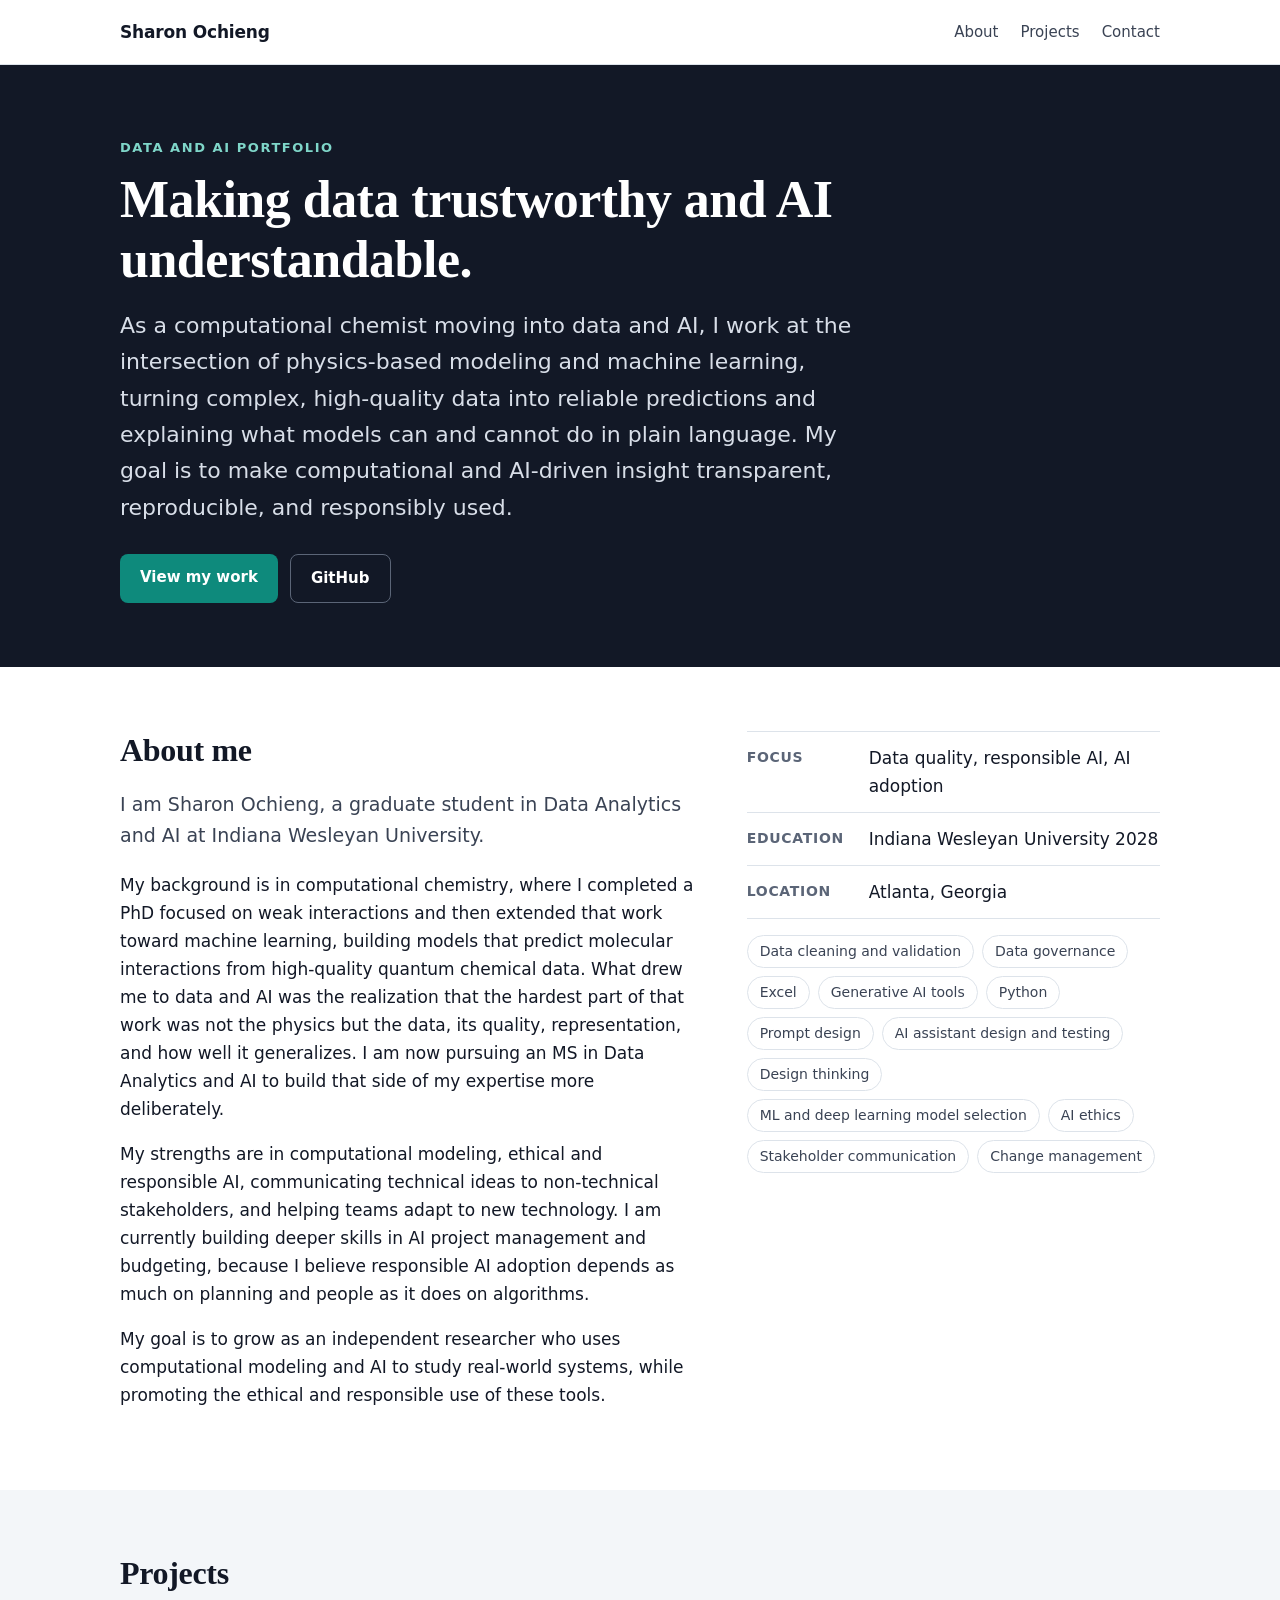
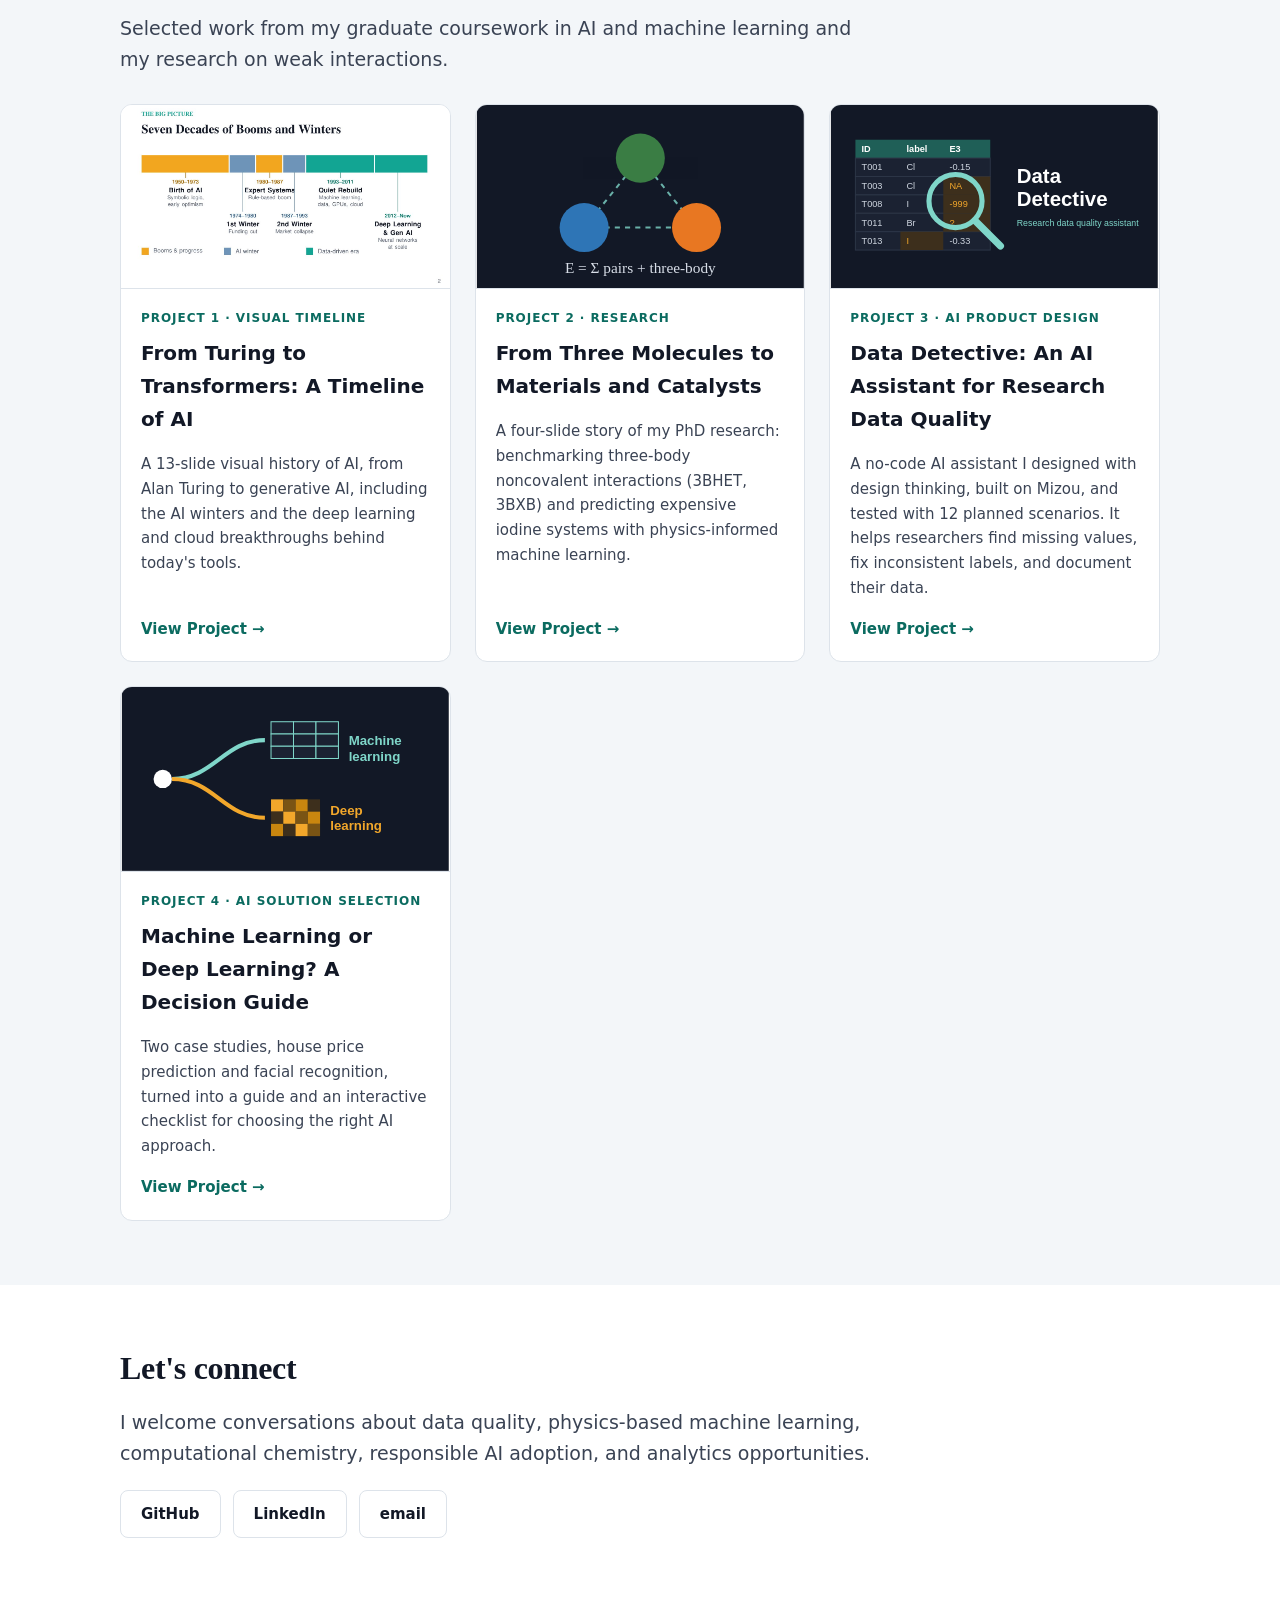
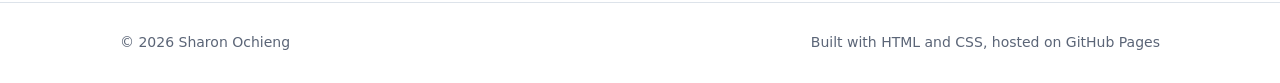
<file: index.html>
<!doctype html>
<html lang="en">
<head>
  <meta charset="utf-8">
  <meta name="viewport" content="width=device-width, initial-scale=1">
  <title>Sharon Ochieng | Data and AI Portfolio</title>
  <meta name="description" content="Professional portfolio: data quality, responsible AI adoption, and clear communication of AI to non-technical teams.">
  <link rel="stylesheet" href="style.css">
</head>
<body>

<header class="site-header">
  <div class="wrap">
    <a class="brand" href="index.html">Sharon Ochieng</a>
    <nav class="nav" aria-label="Main">
      <a href="#about">About</a>
      <a href="#artifacts">Projects</a>
      <a href="#contact">Contact</a>
    </nav>
  </div>
</header>

<main>
  <section class="hero">
    <div class="wrap">
      <p class="eyebrow">Data and AI Portfolio</p>
      <h1>Making data trustworthy and AI understandable.</h1>
      <p class="vp">As a computational chemist moving into data and AI, I work at the intersection of physics-based modeling and machine learning, turning complex, high-quality data into reliable predictions and explaining what models can and cannot do in plain language. My goal is to make computational and AI-driven insight transparent, reproducible, and responsibly used.</p>
      <div class="btns">
        <a class="btn btn-primary" href="#artifacts">View my work</a>
        <a class="btn btn-ghost" href="https://github.com/ochiengS" target="_blank" rel="noopener">GitHub</a>
      </div>
    </div>
  </section>

  <section id="about">
    <div class="wrap two-col">
      <div>
        <h2>About me</h2>
        <p class="lead"> I am Sharon Ochieng, a graduate student in Data Analytics and AI at Indiana Wesleyan University. </p>
        <p> My background is in computational chemistry, where I completed a PhD focused on weak interactions and then extended that work toward machine learning, building models that predict molecular interactions from high-quality quantum chemical data. What drew me to data and AI was the realization that the hardest part of that work was not the physics but the data, its quality, representation, and how well it generalizes. I am now pursuing an MS in Data Analytics and AI to build that side of my expertise more deliberately.</p>
        <p>My strengths are in computational modeling, ethical and responsible AI, communicating technical ideas to non-technical stakeholders, and helping teams adapt to new technology. I am currently building deeper skills in AI project management and budgeting, because I believe responsible AI adoption depends as much on planning and people as it does on algorithms.</p>
        <p>My goal is to grow as an independent researcher who uses computational modeling and AI to study real-world systems, while promoting the ethical and responsible use of these tools.</p>
      </div>
      <div>
        <ul class="facts">
          <li><b>Focus</b><span>Data quality, responsible AI, AI adoption</span></li>
          <li><b>Education</b><span> Indiana Wesleyan University 2028</span></li>
          <li><b>Location</b> Atlanta, Georgia</li>
        </ul>
        <div class="skills" aria-label="Skills">
          <span>Data cleaning and validation</span>
          <span>Data governance</span>
          <span>Excel</span>
          <span>Generative AI tools</span>
          <span>Python</span>
          <span>Prompt design</span>
          <span>AI assistant design and testing</span>
          <span>Design thinking</span>
          <span>ML and deep learning model selection</span>
          <span>AI ethics</span>
          <span>Stakeholder communication</span>
          <span>Change management</span>
        </div>
      </div>
    </div>
  </section>

  <section id="artifacts" class="alt">
    <div class="wrap">
      <h2>Projects</h2>
      <p class="lead">Selected work from my graduate coursework in AI and machine learning and my research on weak interactions.</p>
      <div class="grid" style="margin-top:28px">
        <article class="card">
          <img src="slide-02.jpg" alt="Overview slide showing seven decades of AI booms and winters as a color-coded bar">
          <div class="body">
            <span class="tag">Project 1 · Visual timeline</span>
            <h3>From Turing to Transformers: A Timeline of AI</h3>
            <p>A 13-slide visual history of AI, from Alan Turing to generative AI, including the AI winters and the deep learning and cloud breakthroughs behind today's tools.</p>
            <a class="more" href="ai-timeline.html">View Project &rarr;</a>
          </div>
        </article>
        
        <article class="card">
          <svg viewBox="0 0 320 180" role="img" aria-label="Illustration of three interacting molecules forming a trimer" style="display:block;width:100%;aspect-ratio:16/9;border-bottom:1px solid #dde3ea">
            <rect width="320" height="180" fill="#121826"/>
            <g stroke="#7fd6c9" stroke-width="2" stroke-dasharray="5 5" opacity="0.8">
              <line x1="105" y1="120" x2="215" y2="120"/><line x1="105" y1="120" x2="160" y2="52"/><line x1="215" y1="120" x2="160" y2="52"/>
            </g>
            <circle cx="105" cy="120" r="24" fill="#2e75b6"/><circle cx="215" cy="120" r="24" fill="#e87722"/><circle cx="160" cy="52" r="24" fill="#3a7d44"/>
            <text x="160" y="164" fill="#d8dee8" font-family="Georgia, serif" font-size="15" text-anchor="middle">E = &#931; pairs + three-body</text>
          </svg>
          <div class="body">
            <span class="tag">Project 2 · Research</span>
            <h3>From Three Molecules to Materials and Catalysts</h3>
            <p>A four-slide story of my PhD research: benchmarking three-body noncovalent interactions (3BHET, 3BXB) and predicting expensive iodine systems with physics-informed machine learning.</p>
            <a class="more" href="nci-story.html">View Project &rarr;</a>
          </div>
        </article>

        <article class="card">
          <svg viewBox="0 0 320 180" role="img" aria-label="Magnifying glass over a data table highlighting missing-value codes NA, -999 and ?" style="display:block;width:100%;aspect-ratio:16/9;border-bottom:1px solid #dde3ea">
            <rect width="320" height="180" fill="#121826"/>
            <g font-family="Helvetica, Arial, sans-serif" font-size="9">
            <rect x="24" y="34" width="132" height="18" fill="#1f5f57"/>
            <text x="30" y="46" fill="#fff" font-weight="700">ID</text><text x="74" y="46" fill="#fff" font-weight="700">label</text><text x="116" y="46" fill="#fff" font-weight="700">E3</text>
            <g fill="#1b2232" stroke="#2c3546" stroke-width="1">
            <rect x="24" y="52" width="132" height="18"/><rect x="24" y="70" width="132" height="18"/><rect x="24" y="88" width="132" height="18"/><rect x="24" y="106" width="132" height="18"/><rect x="24" y="124" width="132" height="18"/>
            </g>
            <g fill="#3d2f1c"><rect x="110" y="70" width="46" height="18"/><rect x="110" y="88" width="46" height="18"/><rect x="110" y="106" width="46" height="18"/><rect x="68" y="124" width="42" height="18"/></g>
            <g fill="#cfd6e0"><text x="30" y="64">T001</text><text x="30" y="82">T003</text><text x="30" y="100">T008</text><text x="30" y="118">T011</text><text x="30" y="136">T013</text>
            <text x="74" y="64">Cl</text><text x="74" y="82">Cl</text><text x="74" y="100">I</text><text x="74" y="118">Br</text><text x="116" y="64">-0.15</text><text x="116" y="136">-0.33</text></g>
            <g fill="#f2a72b"><text x="116" y="82">NA</text><text x="116" y="100">-999</text><text x="116" y="118">?</text><text x="74" y="136">I&#160;&#160;</text></g>
            </g>
            <circle cx="122" cy="94" r="26" fill="none" stroke="#7fd6c9" stroke-width="5"/>
            <line x1="141" y1="113" x2="166" y2="138" stroke="#7fd6c9" stroke-width="7" stroke-linecap="round"/>
            <text x="182" y="76" fill="#ffffff" font-family="Helvetica, Arial, sans-serif" font-size="20" font-weight="700">Data</text>
            <text x="182" y="99" fill="#ffffff" font-family="Helvetica, Arial, sans-serif" font-size="20" font-weight="700">Detective</text>
            <text x="182" y="118" fill="#7fd6c9" font-family="Helvetica, Arial, sans-serif" font-size="8.6">Research data quality assistant</text>
          </svg>
          <div class="body">
            <span class="tag">Project 3 · AI product design</span>
            <h3>Data Detective: An AI Assistant for Research Data Quality</h3>
            <p>A no-code AI assistant I designed with design thinking, built on Mizou, and tested with 12 planned scenarios. It helps researchers find missing values, fix inconsistent labels, and document their data.</p>
            <a class="more" href="data-detective.html">View Project &rarr;</a>
          </div>
        </article>

        <article class="card">
          <svg viewBox="0 0 320 180" role="img" aria-label="A fork in the road: a table of numbers leads to machine learning, a grid of pixels leads to deep learning" style="display:block;width:100%;aspect-ratio:16/9;border-bottom:1px solid #dde3ea">
            <rect width="320" height="180" fill="#121826"/>
            <circle cx="40" cy="90" r="9" fill="#ffffff"/>
            <path d="M49 90 C 90 90, 100 52, 140 52" fill="none" stroke="#7fd6c9" stroke-width="4"/>
            <path d="M49 90 C 90 90, 100 128, 140 128" fill="none" stroke="#f2a72b" stroke-width="4"/>
            <g fill="#1b2232" stroke="#7fd6c9" stroke-width="1"><rect x="146" y="34" width="22" height="12"/><rect x="168" y="34" width="22" height="12"/><rect x="190" y="34" width="22" height="12"/><rect x="146" y="46" width="22" height="12"/><rect x="168" y="46" width="22" height="12"/><rect x="190" y="46" width="22" height="12"/><rect x="146" y="58" width="22" height="12"/><rect x="168" y="58" width="22" height="12"/><rect x="190" y="58" width="22" height="12"/></g>
            <g><rect x="146" y="110" width="12" height="12" fill="#f2a72b"/><rect x="158" y="110" width="12" height="12" fill="#7a5414"/><rect x="170" y="110" width="12" height="12" fill="#c9860f"/><rect x="182" y="110" width="12" height="12" fill="#3d2f1c"/><rect x="146" y="122" width="12" height="12" fill="#3d2f1c"/><rect x="158" y="122" width="12" height="12" fill="#f2a72b"/><rect x="170" y="122" width="12" height="12" fill="#7a5414"/><rect x="182" y="122" width="12" height="12" fill="#c9860f"/><rect x="146" y="134" width="12" height="12" fill="#c9860f"/><rect x="158" y="134" width="12" height="12" fill="#3d2f1c"/><rect x="170" y="134" width="12" height="12" fill="#f2a72b"/><rect x="182" y="134" width="12" height="12" fill="#7a5414"/></g>
            <text x="222" y="57" fill="#7fd6c9" font-family="Helvetica, Arial, sans-serif" font-size="13" font-weight="700">Machine</text>
            <text x="222" y="72" fill="#7fd6c9" font-family="Helvetica, Arial, sans-serif" font-size="13" font-weight="700">learning</text>
            <text x="204" y="125" fill="#f2a72b" font-family="Helvetica, Arial, sans-serif" font-size="13" font-weight="700">Deep</text>
            <text x="204" y="140" fill="#f2a72b" font-family="Helvetica, Arial, sans-serif" font-size="13" font-weight="700">learning</text>
          </svg>
          <div class="body">
            <span class="tag">Project 4 · AI solution selection</span>
            <h3>Machine Learning or Deep Learning? A Decision Guide</h3>
            <p>Two case studies, house price prediction and facial recognition, turned into a guide and an interactive checklist for choosing the right AI approach.</p>
            <a class="more" href="ml-vs-dl.html">View Project &rarr;</a>
          </div>
        </article>
        </div>
      </div>
    </div>
  </section>

  <section id="contact">
    <div class="wrap">
      <h2>Let's connect</h2>
      <p class="lead">I welcome conversations about data quality, physics-based machine learning, computational chemistry, responsible AI adoption, and analytics opportunities.</p>
      <div class="btns" style="margin-top:20px">
        <a class="btn btn-light" href="https://github.com/ochiengS" target="_blank" rel="noopener">GitHub</a>
        <a class="btn btn-light" href="https://www.linkedin.com/in/sharonochieng1/" target="_blank" rel="noopener">LinkedIn</a>
        <a class="btn btn-light" href="mailto:sao0013@auburn.edu">email</a>
      </div>
    </div>
  </section>
</main>

<footer>
  <div class="wrap">
    <span>&copy; 2026 Sharon Ochieng</span>
    <span>Built with HTML and CSS, hosted on GitHub Pages</span>
  </div>
</footer>

</body>
</html>
</file>
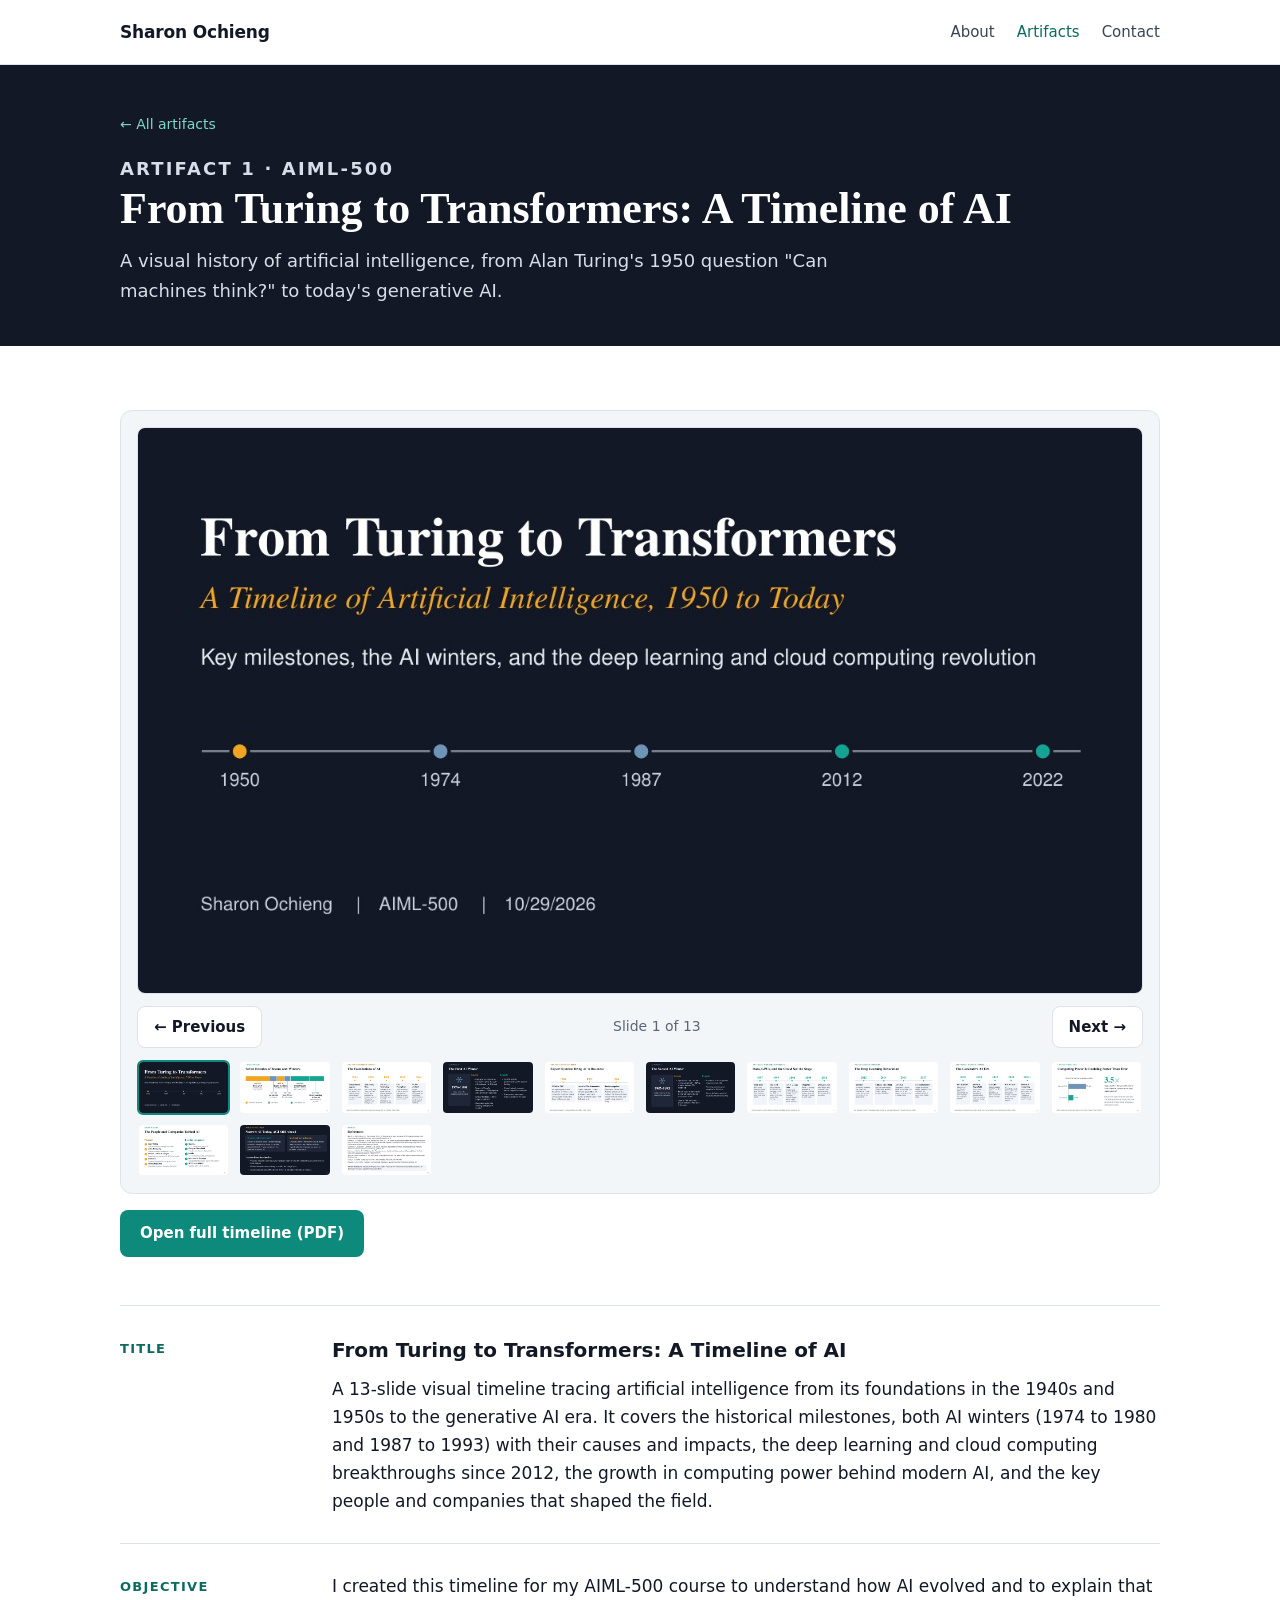
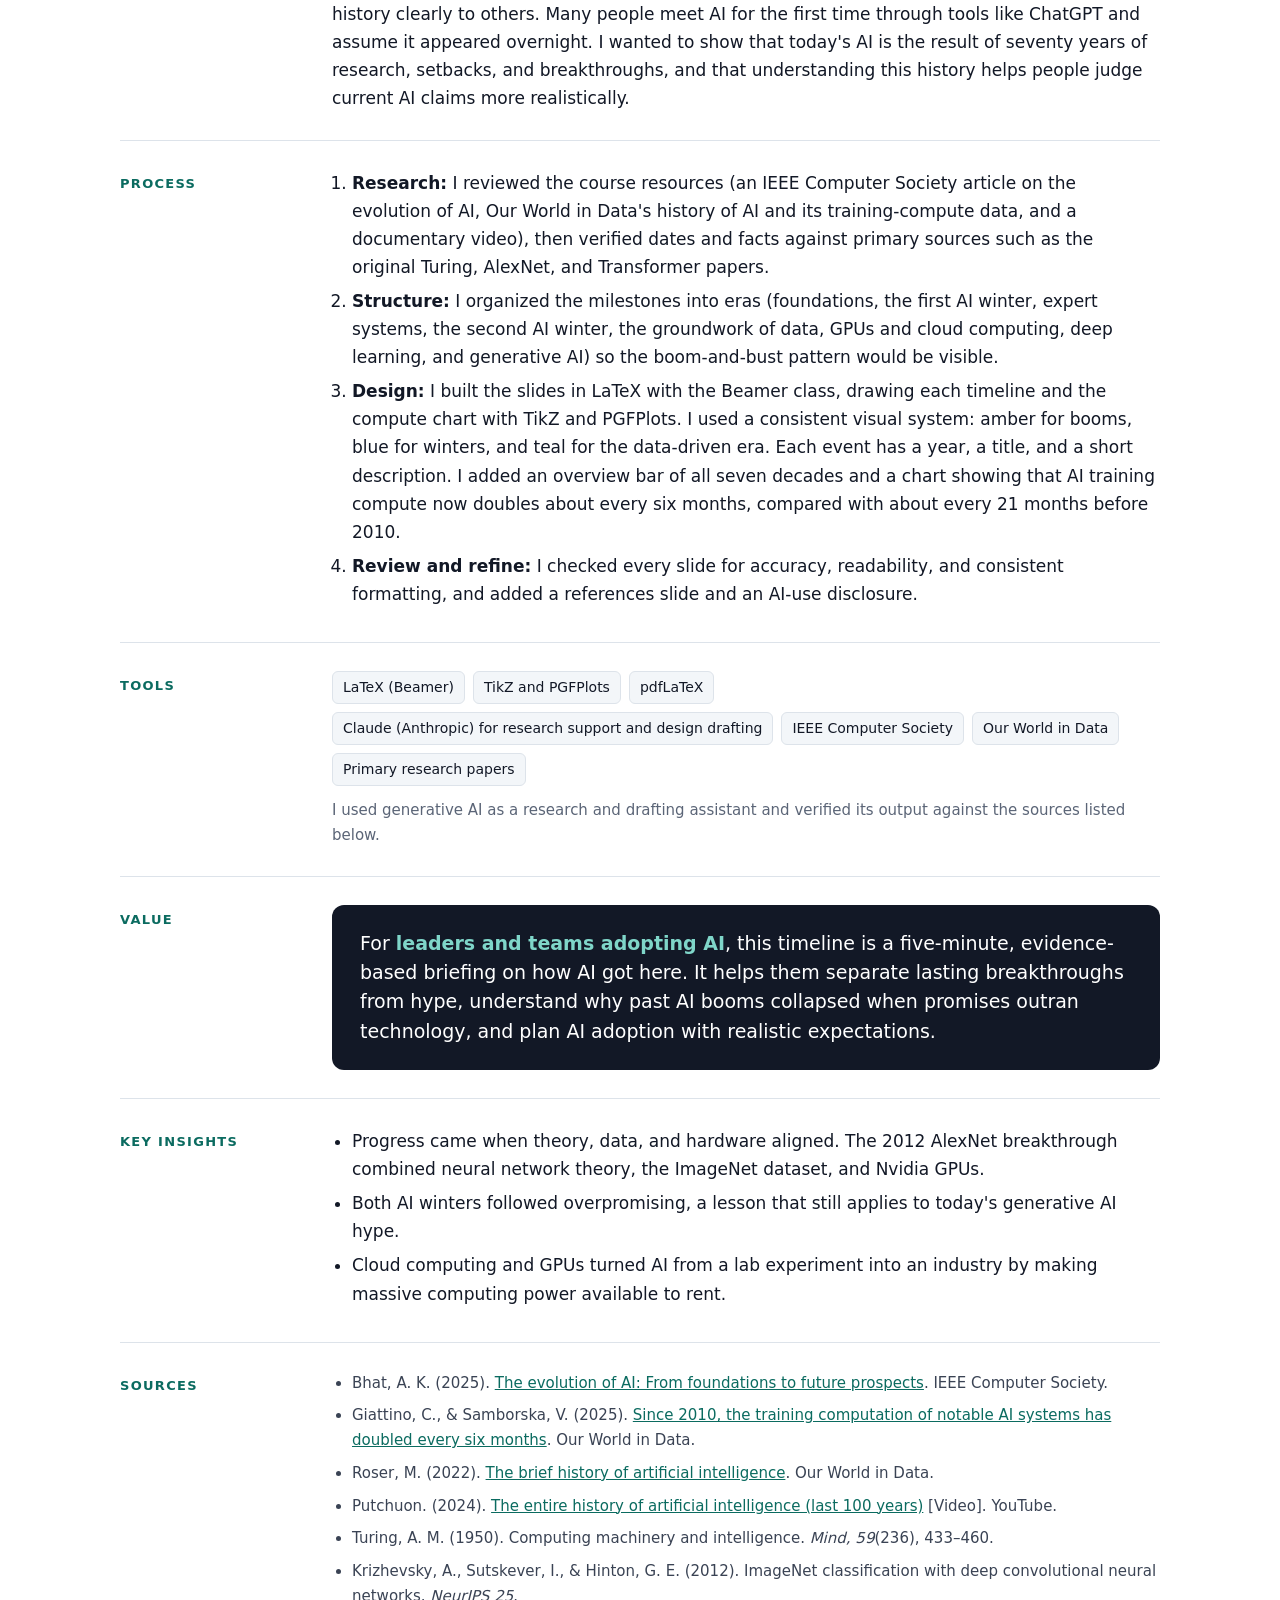
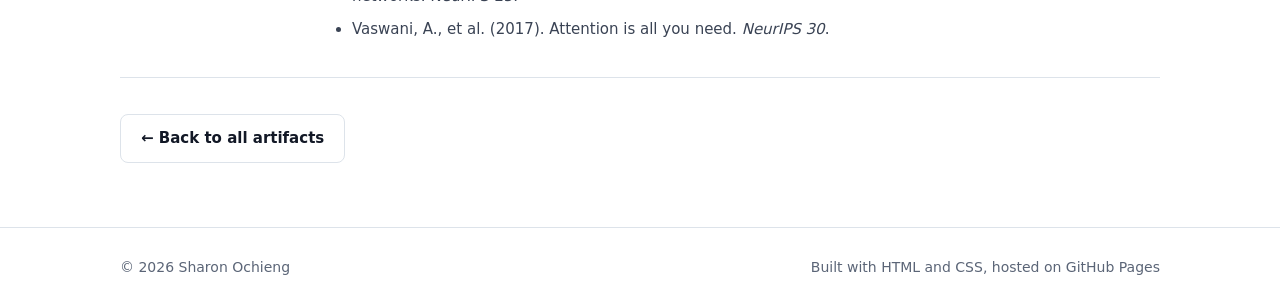
<file: ai-timeline.html>
<!doctype html>
<html lang="en">
<head>
  <meta charset="utf-8">
  <meta name="viewport" content="width=device-width, initial-scale=1">
  <title>AI Timeline | Sharon Ochieng</title>
  <meta name="description" content="Artifact 1: a visual timeline of artificial intelligence from Turing to generative AI, including the AI winters and the deep learning revolution.">
  <link rel="stylesheet" href="style.css">
</head>
<body>

<header class="site-header">
  <div class="wrap">
    <a class="brand" href="index.html">Sharon Ochieng</a>
    <nav class="nav" aria-label="Main">
      <a href="index.html#about">About</a>
      <a href="index.html#artifacts" aria-current="page">Artifacts</a>
      <a href="index.html#contact">Contact</a>
    </nav>
  </div>
</header>

<main>
  <div class="artifact-hero">
    <div class="wrap">
      <div class="crumb"><a href="index.html#artifacts">&larr; All artifacts</a></div>
      <p class="eyebrow">Artifact 1 · AIML-500</p>
      <h1>From Turing to Transformers: A Timeline of AI</h1>
      <p>A visual history of artificial intelligence, from Alan Turing's 1950 question "Can machines think?" to today's generative AI.</p>
    </div>
  </div>

  <section>
    <div class="wrap">
      <!-- ARTIFACT VISUAL -->
      <div class="viewer" id="viewer">
        <div class="stage"><img id="slide" src="slide-01.jpg" alt="Slide 1 of 13"></div>
        <div class="controls">
          <button type="button" id="prev" aria-label="Previous slide">&larr; Previous</button>
          <span class="count" id="count" aria-live="polite">Slide 1 of 13</span>
          <button type="button" id="next" aria-label="Next slide">Next &rarr;</button>
        </div>
        <div class="thumbs" id="thumbs" aria-label="All slides"></div>
      </div>
      <div class="downloads">
        <a class="btn btn-primary" href="AI_Timeline_slides_1.pdf" target="_blank" rel="noopener">Open full timeline (PDF)</a>
      </div>

      <div style="margin-top:48px">
        <!-- TITLE -->
        <div class="entry">
          <div class="label">Title</div>
          <div>
            <h3>From Turing to Transformers: A Timeline of AI</h3>
            <p>A 13-slide visual timeline tracing artificial intelligence from its foundations in the 1940s and 1950s to the generative AI era. It covers the historical milestones, both AI winters (1974 to 1980 and 1987 to 1993) with their causes and impacts, the deep learning and cloud computing breakthroughs since 2012, the growth in computing power behind modern AI, and the key people and companies that shaped the field.</p>
          </div>
        </div>

        <!-- OBJECTIVE -->
        <div class="entry">
          <div class="label">Objective</div>
          <div>
            <p>I created this timeline for my AIML-500 course to understand how AI evolved and to explain that history clearly to others. Many people meet AI for the first time through tools like ChatGPT and assume it appeared overnight. I wanted to show that today's AI is the result of seventy years of research, setbacks, and breakthroughs, and that understanding this history helps people judge current AI claims more realistically.</p>
          </div>
        </div>

        <!-- PROCESS -->
        <div class="entry">
          <div class="label">Process</div>
          <div>
            <ol>
              <li><strong>Research:</strong> I reviewed the course resources (an IEEE Computer Society article on the evolution of AI, Our World in Data's history of AI and its training-compute data, and a documentary video), then verified dates and facts against primary sources such as the original Turing, AlexNet, and Transformer papers.</li>
              <li><strong>Structure:</strong> I organized the milestones into eras (foundations, the first AI winter, expert systems, the second AI winter, the groundwork of data, GPUs and cloud computing, deep learning, and generative AI) so the boom-and-bust pattern would be visible.</li>
              <li><strong>Design:</strong> I built the slides in LaTeX with the Beamer class, drawing each timeline and the compute chart with TikZ and PGFPlots. I used a consistent visual system: amber for booms, blue for winters, and teal for the data-driven era. Each event has a year, a title, and a short description. I added an overview bar of all seven decades and a chart showing that AI training compute now doubles about every six months, compared with about every 21 months before 2010.</li>
              <li><strong>Review and refine:</strong> I checked every slide for accuracy, readability, and consistent formatting, and added a references slide and an AI-use disclosure.</li>
            </ol>
          </div>
        </div>

        <!-- TOOLS -->
        <div class="entry">
          <div class="label">Tools</div>
          <div>
            <div class="tools">
              <span>LaTeX (Beamer)</span>
              <span>TikZ and PGFPlots</span>
              <span>pdfLaTeX</span>
              <span>Claude (Anthropic) for research support and design drafting</span>
              <span>IEEE Computer Society</span>
              <span>Our World in Data</span>
              <span>Primary research papers</span>
            </div>
            <p style="margin-top:12px;font-size:15px;color:var(--muted)">I used generative AI as a research and drafting assistant and verified its output against the sources listed below.</p>
          </div>
        </div>

        <!-- VALUE -->
        <div class="entry">
          <div class="label">Value</div>
          <div>
            <div class="value-box">For <strong>leaders and teams adopting AI</strong>, this timeline is a five-minute, evidence-based briefing on how AI got here. It helps them separate lasting breakthroughs from hype, understand why past AI booms collapsed when promises outran technology, and plan AI adoption with realistic expectations.</div>
          </div>
        </div>

        <!-- KEY INSIGHTS -->
        <div class="entry">
          <div class="label">Key insights</div>
          <div>
            <ul>
              <li>Progress came when theory, data, and hardware aligned. The 2012 AlexNet breakthrough combined neural network theory, the ImageNet dataset, and Nvidia GPUs.</li>
              <li>Both AI winters followed overpromising, a lesson that still applies to today's generative AI hype.</li>
              <li>Cloud computing and GPUs turned AI from a lab experiment into an industry by making massive computing power available to rent.</li>
            </ul>
          </div>
        </div>

        <!-- SOURCES -->
        <div class="entry">
          <div class="label">Sources</div>
          <div>
            <ul class="sources">
              <li>Bhat, A. K. (2025). <a href="https://www.computer.org/publications/tech-news/research/evolution-of-ai" target="_blank" rel="noopener">The evolution of AI: From foundations to future prospects</a>. IEEE Computer Society.</li>
              <li>Giattino, C., &amp; Samborska, V. (2025). <a href="https://ourworldindata.org/data-insights/since-2010-the-training-computation-of-notable-ai-systems-has-doubled-every-six-months" target="_blank" rel="noopener">Since 2010, the training computation of notable AI systems has doubled every six months</a>. Our World in Data.</li>
              <li>Roser, M. (2022). <a href="https://ourworldindata.org/brief-history-of-ai" target="_blank" rel="noopener">The brief history of artificial intelligence</a>. Our World in Data.</li>
              <li>Putchuon. (2024). <a href="https://www.youtube.com/watch?v=mSd9nmPM7Vg" target="_blank" rel="noopener">The entire history of artificial intelligence (last 100 years)</a> [Video]. YouTube.</li>
              <li>Turing, A. M. (1950). Computing machinery and intelligence. <em>Mind, 59</em>(236), 433&ndash;460.</li>
              <li>Krizhevsky, A., Sutskever, I., &amp; Hinton, G. E. (2012). ImageNet classification with deep convolutional neural networks. <em>NeurIPS 25</em>.</li>
              <li>Vaswani, A., et al. (2017). Attention is all you need. <em>NeurIPS 30</em>.</li>
            </ul>
          </div>
        </div>
      </div>

      <div class="btns" style="margin-top:36px">
        <a class="btn btn-light" href="index.html#artifacts">&larr; Back to all artifacts</a>
      </div>
    </div>
  </section>
</main>

<footer>
  <div class="wrap">
    <span>&copy; 2026 Sharon Ochieng</span>
    <span>Built with HTML and CSS, hosted on GitHub Pages</span>
  </div>
</footer>

<script>
  (function () {
    var total = 13, i = 0;
    var img = document.getElementById('slide'), count = document.getElementById('count'), thumbs = document.getElementById('thumbs');
    var src = function (n) { return 'slide-' + String(n + 1).padStart(2, '0') + '.jpg'; };
    for (var n = 0; n < total; n++) {
      var b = document.createElement('button');
      b.type = 'button'; b.setAttribute('aria-label', 'Go to slide ' + (n + 1));
      b.innerHTML = '<img src="' + src(n) + '" alt="" loading="lazy">';
      b.addEventListener('click', (function (k) { return function () { show(k); }; })(n));
      thumbs.appendChild(b);
    }
    function show(n) {
      i = (n + total) % total;
      img.src = src(i); img.alt = 'Slide ' + (i + 1) + ' of ' + total;
      count.textContent = 'Slide ' + (i + 1) + ' of ' + total;
      Array.prototype.forEach.call(thumbs.children, function (t, k) { t.setAttribute('aria-current', k === i ? 'true' : 'false'); });
    }
    document.getElementById('prev').addEventListener('click', function () { show(i - 1); });
    document.getElementById('next').addEventListener('click', function () { show(i + 1); });
    document.addEventListener('keydown', function (e) {
      if (e.key === 'ArrowLeft') show(i - 1);
      if (e.key === 'ArrowRight') show(i + 1);
    });
    show(0);
  })();
</script>
</body>
</html>
</file>
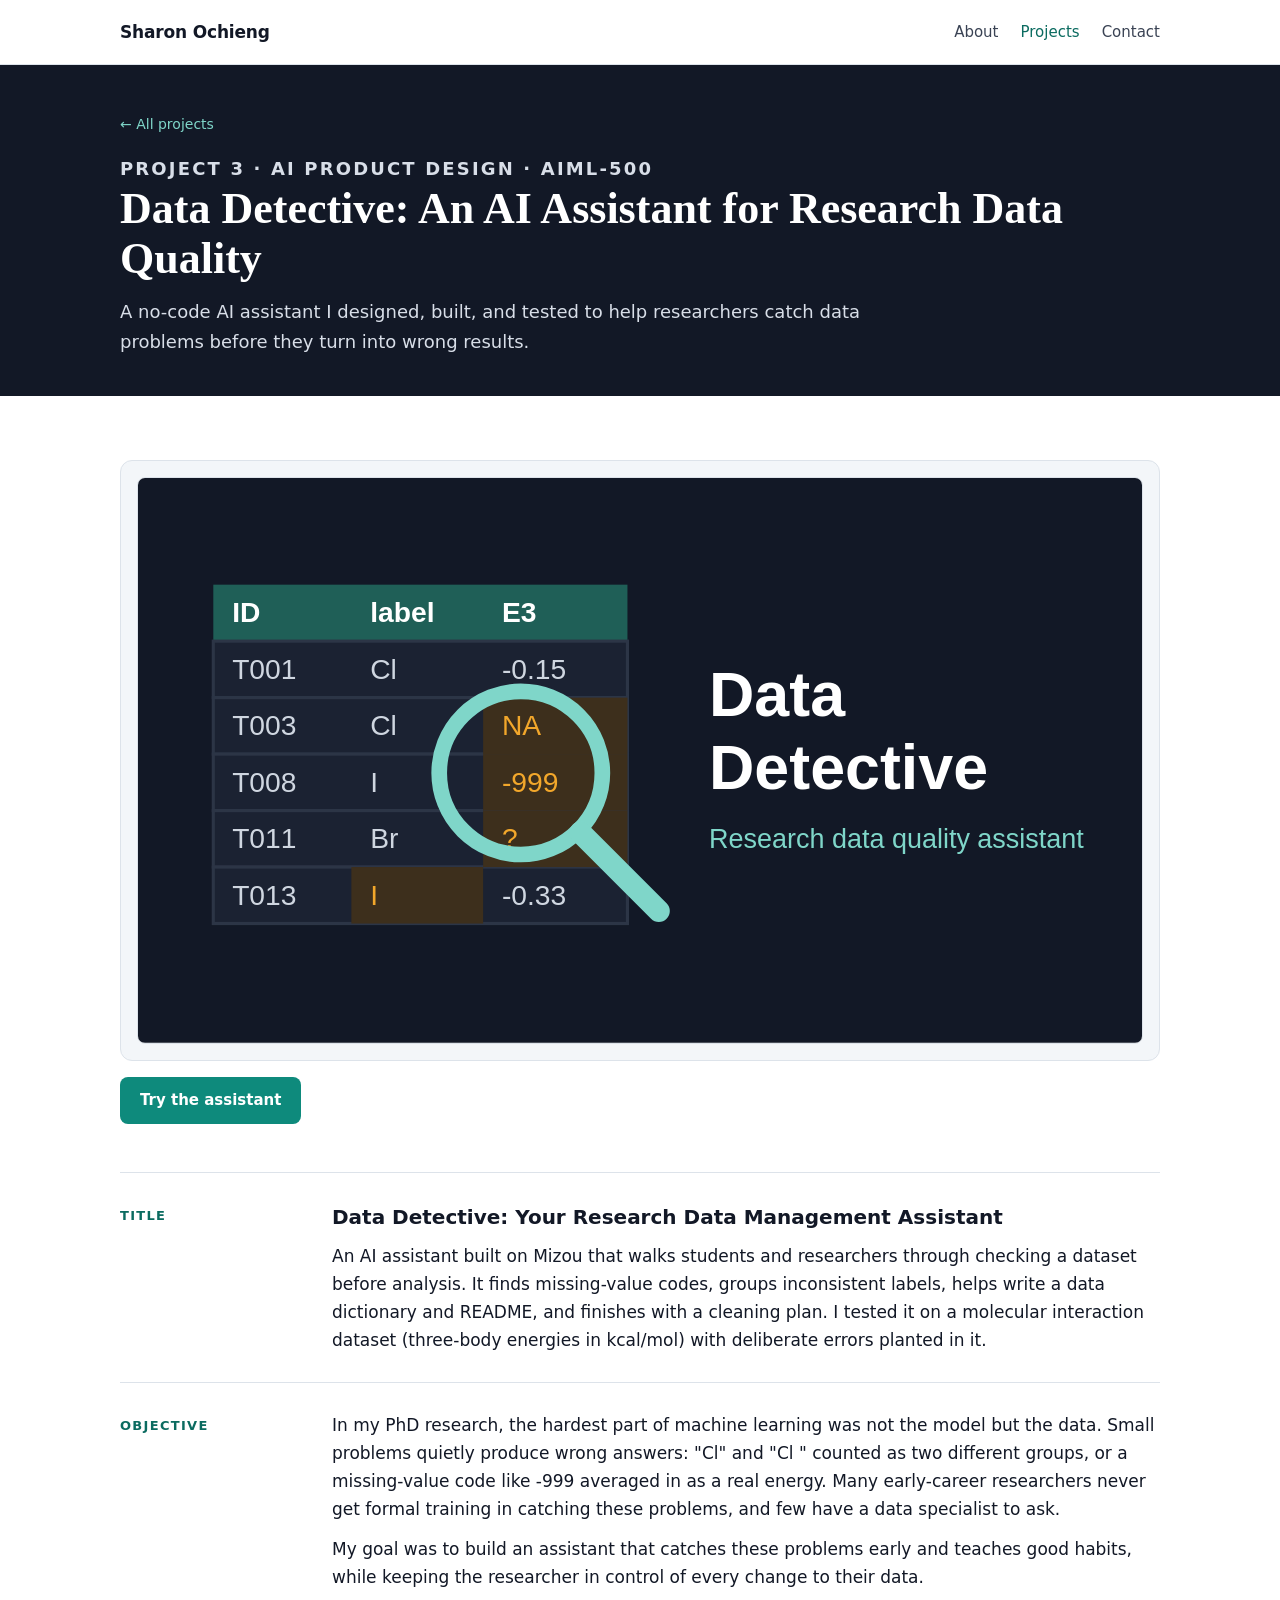
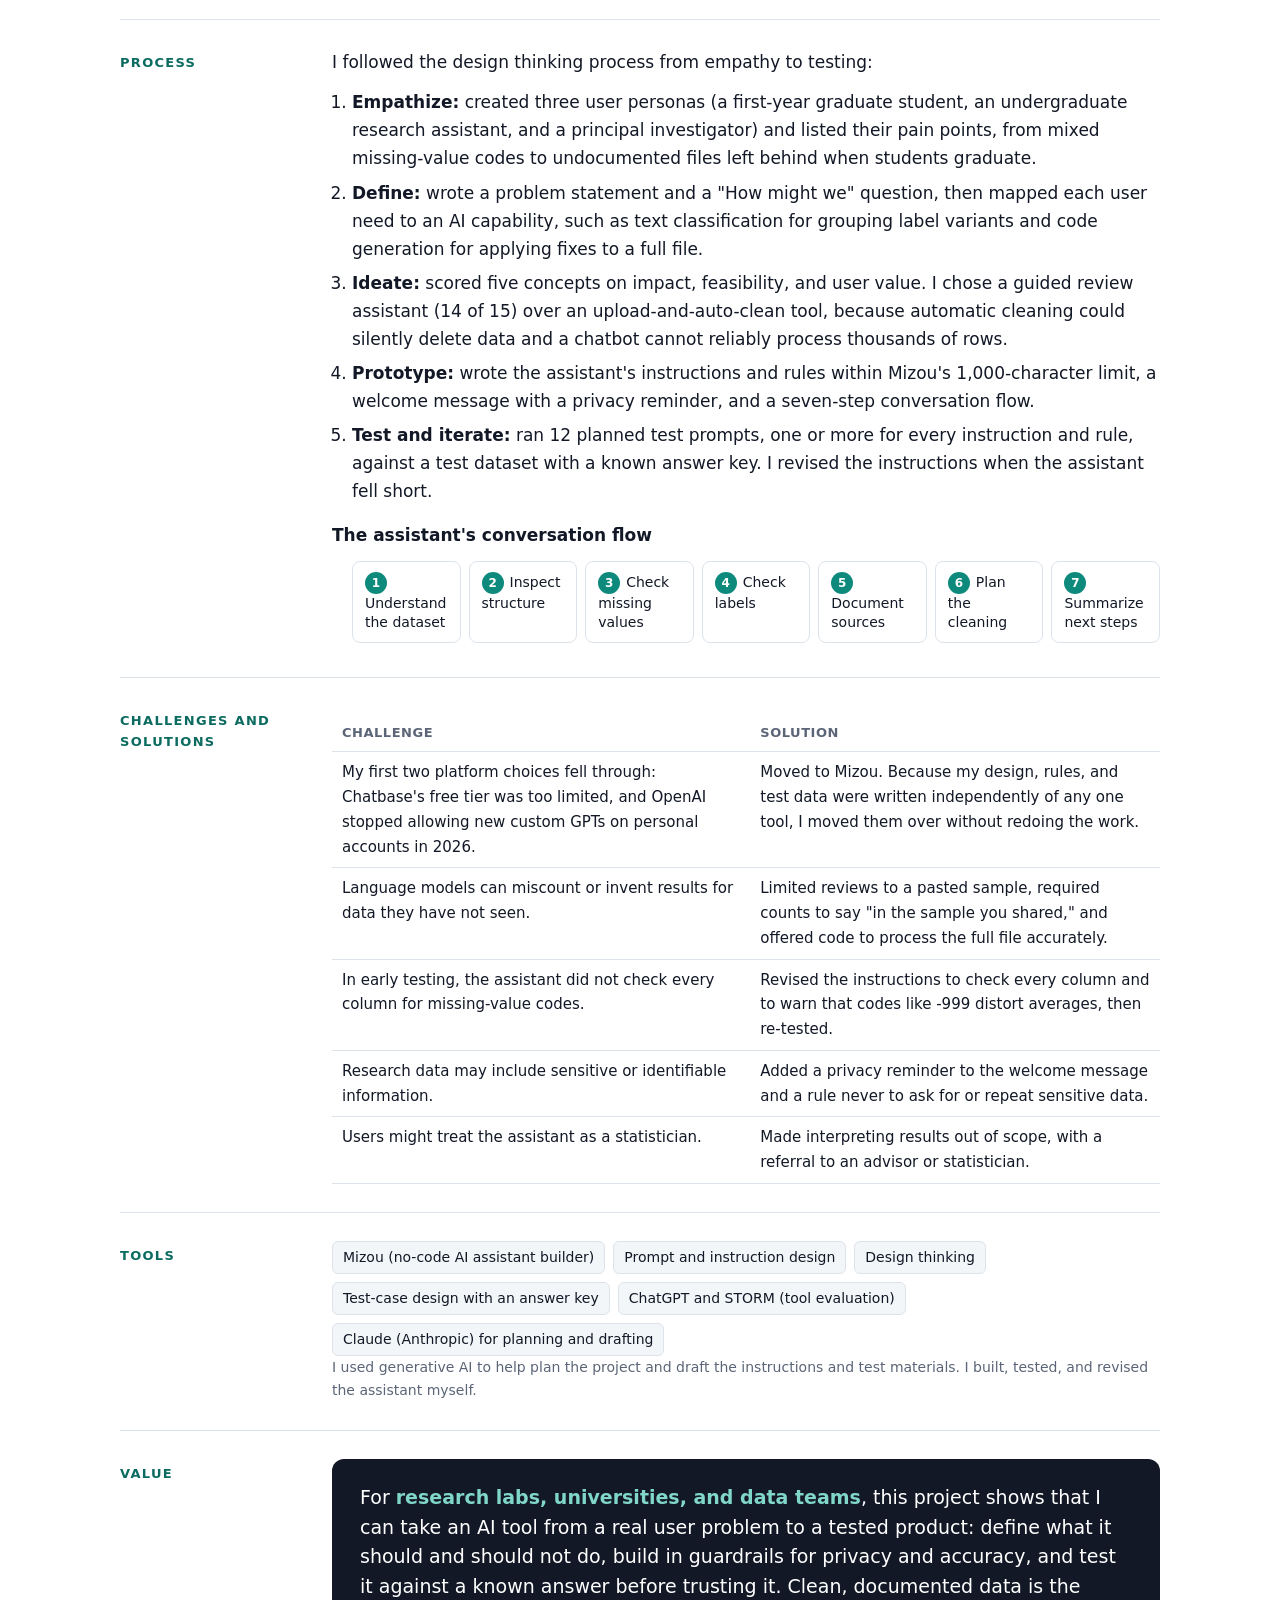
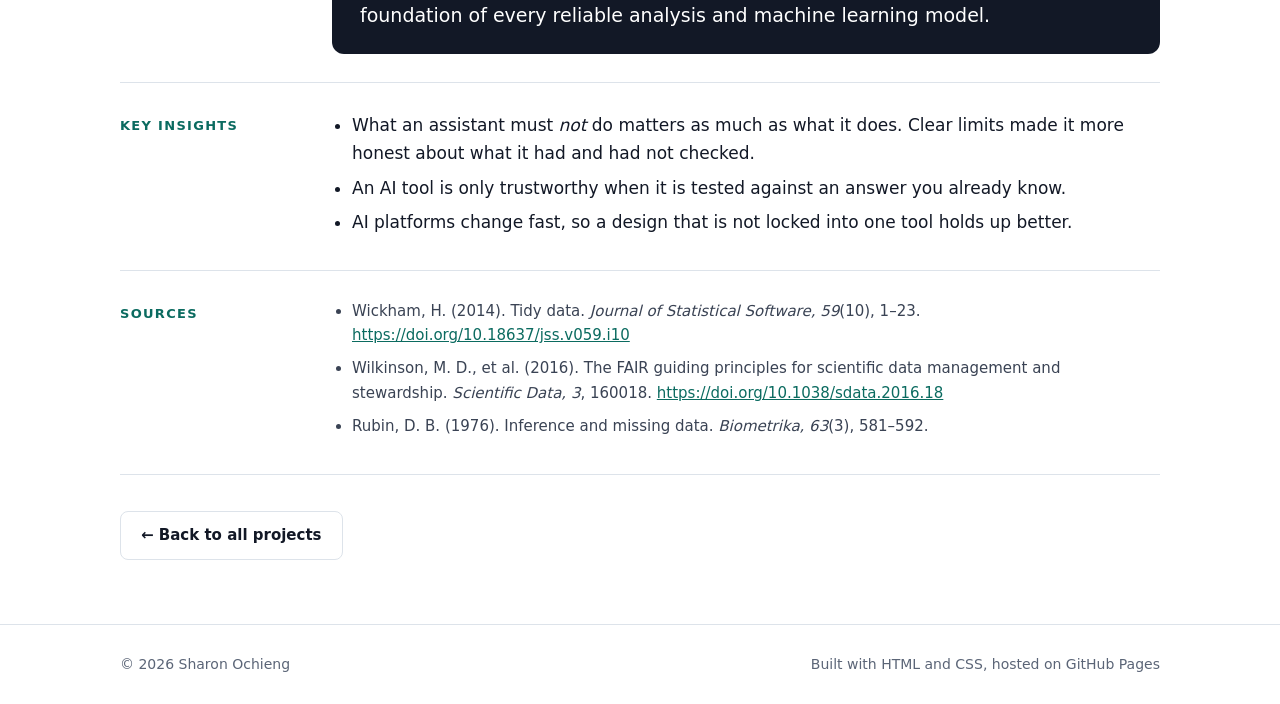
<file: data-detective.html>
<!doctype html>
<html lang="en">
<head>
  <meta charset="utf-8">
  <meta name="viewport" content="width=device-width, initial-scale=1">
  <title>Data Detective AI Assistant | Sharon Ochieng</title>
  <meta name="description" content="Project 3: Data Detective, a no-code AI assistant built with design thinking that helps researchers find missing values, fix inconsistent labels, and document datasets before analysis.">
  <link rel="stylesheet" href="style.css">
  <style>
    .flow { display: grid; grid-template-columns: repeat(auto-fit, minmax(100px, 1fr)); gap: 8px; margin: 8px 0 4px; padding: 0; list-style: none; counter-reset: s; }
    .flow li { counter-increment: s; background: #fff; border: 1px solid var(--line); border-radius: 8px; padding: 10px 12px; font-size: 14px; line-height: 1.35; }
    .flow li::before { content: counter(s); display: inline-grid; place-items: center; width: 22px; height: 22px; margin-right: 6px; border-radius: 50%; background: var(--teal); color: #fff; font-size: 12px; font-weight: 700; }
    .tbl { width: 100%; border-collapse: collapse; font-size: 15px; margin-top: 8px; }
    .tbl th, .tbl td { text-align: left; padding: 8px 10px; border-bottom: 1px solid var(--line); vertical-align: top; }
    .tbl th { font-size: 13px; text-transform: uppercase; letter-spacing: .04em; color: var(--muted); }
    .tbl-wrap { overflow-x: auto; }
    .muted { font-size: 14px; color: var(--muted); margin-top: 10px; }
  </style>
</head>
<body>

<header class="site-header">
  <div class="wrap">
    <a class="brand" href="index.html">Sharon Ochieng</a>
    <nav class="nav" aria-label="Main">
      <a href="index.html#about">About</a>
      <a href="index.html#artifacts" aria-current="page">Projects</a>
      <a href="index.html#contact">Contact</a>
    </nav>
  </div>
</header>

<main>
  <div class="artifact-hero">
    <div class="wrap">
      <div class="crumb"><a href="index.html#artifacts">&larr; All projects</a></div>
      <p class="eyebrow">Project 3 · AI product design · AIML-500</p>
      <h1>Data Detective: An AI Assistant for Research Data Quality</h1>
      <p>A no-code AI assistant I designed, built, and tested to help researchers catch data problems before they turn into wrong results.</p>
    </div>
  </div>

  <section>
    <div class="wrap">
      <!-- VISUAL -->
      <div class="viewer">
        <div class="stage"><svg viewBox="0 0 320 180" role="img" aria-label="Magnifying glass over a data table highlighting missing-value codes NA, -999 and ?" style="display:block;width:100%;aspect-ratio:16/9">
  <rect width="320" height="180" fill="#121826"/>
  <g font-family="Helvetica, Arial, sans-serif" font-size="9">
    <rect x="24" y="34" width="132" height="18" fill="#1f5f57"/>
    <text x="30" y="46" fill="#fff" font-weight="700">ID</text><text x="74" y="46" fill="#fff" font-weight="700">label</text><text x="116" y="46" fill="#fff" font-weight="700">E3</text>
    <g fill="#1b2232" stroke="#2c3546" stroke-width="1">
      <rect x="24" y="52" width="132" height="18"/><rect x="24" y="70" width="132" height="18"/><rect x="24" y="88" width="132" height="18"/><rect x="24" y="106" width="132" height="18"/><rect x="24" y="124" width="132" height="18"/>
    </g>
    <g fill="#3d2f1c"><rect x="110" y="70" width="46" height="18"/><rect x="110" y="88" width="46" height="18"/><rect x="110" y="106" width="46" height="18"/><rect x="68" y="124" width="42" height="18"/></g>
    <g fill="#cfd6e0"><text x="30" y="64">T001</text><text x="30" y="82">T003</text><text x="30" y="100">T008</text><text x="30" y="118">T011</text><text x="30" y="136">T013</text>
      <text x="74" y="64">Cl</text><text x="74" y="82">Cl</text><text x="74" y="100">I</text><text x="74" y="118">Br</text><text x="116" y="64">-0.15</text><text x="116" y="136">-0.33</text></g>
    <g fill="#f2a72b"><text x="116" y="82">NA</text><text x="116" y="100">-999</text><text x="116" y="118">?</text><text x="74" y="136">I&#160;&#160;</text></g>
  </g>
  <circle cx="122" cy="94" r="26" fill="none" stroke="#7fd6c9" stroke-width="5"/>
  <line x1="141" y1="113" x2="166" y2="138" stroke="#7fd6c9" stroke-width="7" stroke-linecap="round"/>
  <text x="182" y="76" fill="#ffffff" font-family="Helvetica, Arial, sans-serif" font-size="20" font-weight="700">Data</text>
  <text x="182" y="99" fill="#ffffff" font-family="Helvetica, Arial, sans-serif" font-size="20" font-weight="700">Detective</text>
  <text x="182" y="118" fill="#7fd6c9" font-family="Helvetica, Arial, sans-serif" font-size="8.6">Research data quality assistant</text>
</svg></div>
      </div>
      <div class="downloads">
        <a class="btn btn-primary" href="https://mizou.com/preview-bot?ID=166886" target="_blank" rel="noopener">Try the assistant</a>
      </div>

      <div style="margin-top:48px">
        <!-- TITLE -->
        <div class="entry">
          <div class="label">Title</div>
          <div>
            <h3>Data Detective: Your Research Data Management Assistant</h3>
            <p>An AI assistant built on Mizou that walks students and researchers through checking a dataset before analysis. It finds missing-value codes, groups inconsistent labels, helps write a data dictionary and README, and finishes with a cleaning plan. I tested it on a molecular interaction dataset (three-body energies in kcal/mol) with deliberate errors planted in it.</p>
          </div>
        </div>

        <!-- OBJECTIVE -->
        <div class="entry">
          <div class="label">Objective</div>
          <div>
            <p>In my PhD research, the hardest part of machine learning was not the model but the data. Small problems quietly produce wrong answers: "Cl" and "Cl " counted as two different groups, or a missing-value code like -999 averaged in as a real energy. Many early-career researchers never get formal training in catching these problems, and few have a data specialist to ask.</p>
            <p>My goal was to build an assistant that catches these problems early and teaches good habits, while keeping the researcher in control of every change to their data.</p>
          </div>
        </div>

        <!-- PROCESS -->
        <div class="entry">
          <div class="label">Process</div>
          <div>
            <p>I followed the design thinking process from empathy to testing:</p>
            <ol>
              <li><strong>Empathize:</strong> created three user personas (a first-year graduate student, an undergraduate research assistant, and a principal investigator) and listed their pain points, from mixed missing-value codes to undocumented files left behind when students graduate.</li>
              <li><strong>Define:</strong> wrote a problem statement and a "How might we" question, then mapped each user need to an AI capability, such as text classification for grouping label variants and code generation for applying fixes to a full file.</li>
              <li><strong>Ideate:</strong> scored five concepts on impact, feasibility, and user value. I chose a guided review assistant (14 of 15) over an upload-and-auto-clean tool, because automatic cleaning could silently delete data and a chatbot cannot reliably process thousands of rows.</li>
              <li><strong>Prototype:</strong> wrote the assistant's instructions and rules within Mizou's 1,000-character limit, a welcome message with a privacy reminder, and a seven-step conversation flow.</li>
              <li><strong>Test and iterate:</strong> ran 12 planned test prompts, one or more for every instruction and rule, against a test dataset with a known answer key. I revised the instructions when the assistant fell short.</li>
            </ol>
            <p style="margin-top:16px"><strong>The assistant's conversation flow</strong></p>
            <ul class="flow" aria-label="Seven-step conversation flow">
              <li>Understand the dataset</li>
              <li>Inspect structure</li>
              <li>Check missing values</li>
              <li>Check labels</li>
              <li>Document sources</li>
              <li>Plan the cleaning</li>
              <li>Summarize next steps</li>
            </ul>
          </div>
        </div>

        <!-- CHALLENGES -->
        <div class="entry">
          <div class="label">Challenges and solutions</div>
          <div>
            <div class="tbl-wrap">
            <table class="tbl">
              <thead><tr><th>Challenge</th><th>Solution</th></tr></thead>
              <tbody>
                <tr><td>My first two platform choices fell through: Chatbase's free tier was too limited, and OpenAI stopped allowing new custom GPTs on personal accounts in 2026.</td><td>Moved to Mizou. Because my design, rules, and test data were written independently of any one tool, I moved them over without redoing the work.</td></tr>
                <tr><td>Language models can miscount or invent results for data they have not seen.</td><td>Limited reviews to a pasted sample, required counts to say "in the sample you shared," and offered code to process the full file accurately.</td></tr>
                <tr><td>In early testing, the assistant did not check every column for missing-value codes.</td><td>Revised the instructions to check every column and to warn that codes like -999 distort averages, then re-tested.</td></tr>
                <tr><td>Research data may include sensitive or identifiable information.</td><td>Added a privacy reminder to the welcome message and a rule never to ask for or repeat sensitive data.</td></tr>
                <tr><td>Users might treat the assistant as a statistician.</td><td>Made interpreting results out of scope, with a referral to an advisor or statistician.</td></tr>
              </tbody>
            </table>
            </div>
          </div>
        </div>

        <!-- TOOLS -->
        <div class="entry">
          <div class="label">Tools</div>
          <div>
            <div class="tools">
              <span>Mizou (no-code AI assistant builder)</span>
              <span>Prompt and instruction design</span>
              <span>Design thinking</span>
              <span>Test-case design with an answer key</span>
              <span>ChatGPT and STORM (tool evaluation)</span>
              <span>Claude (Anthropic) for planning and drafting</span>
            </div>
            <p class="muted">I used generative AI to help plan the project and draft the instructions and test materials. I built, tested, and revised the assistant myself.</p>
          </div>
        </div>

        <!-- VALUE -->
        <div class="entry">
          <div class="label">Value</div>
          <div>
            <div class="value-box">For <strong>research labs, universities, and data teams</strong>, this project shows that I can take an AI tool from a real user problem to a tested product: define what it should and should not do, build in guardrails for privacy and accuracy, and test it against a known answer before trusting it. Clean, documented data is the foundation of every reliable analysis and machine learning model.</div>
          </div>
        </div>

        <!-- KEY INSIGHTS -->
        <div class="entry">
          <div class="label">Key insights</div>
          <div>
            <ul>
              <li>What an assistant must <em>not</em> do matters as much as what it does. Clear limits made it more honest about what it had and had not checked.</li>
              <li>An AI tool is only trustworthy when it is tested against an answer you already know.</li>
              <li>AI platforms change fast, so a design that is not locked into one tool holds up better.</li>
            </ul>
          </div>
        </div>

        <!-- SOURCES -->
        <div class="entry">
          <div class="label">Sources</div>
          <div>
            <ul class="sources">
              <li>Wickham, H. (2014). Tidy data. <em>Journal of Statistical Software, 59</em>(10), 1&ndash;23. <a href="https://doi.org/10.18637/jss.v059.i10" target="_blank" rel="noopener">https://doi.org/10.18637/jss.v059.i10</a></li>
              <li>Wilkinson, M. D., et al. (2016). The FAIR guiding principles for scientific data management and stewardship. <em>Scientific Data, 3</em>, 160018. <a href="https://doi.org/10.1038/sdata.2016.18" target="_blank" rel="noopener">https://doi.org/10.1038/sdata.2016.18</a></li>
              <li>Rubin, D. B. (1976). Inference and missing data. <em>Biometrika, 63</em>(3), 581&ndash;592.</li>
            </ul>
          </div>
        </div>
      </div>

      <div class="btns" style="margin-top:36px">
        <a class="btn btn-light" href="index.html#artifacts">&larr; Back to all projects</a>
      </div>
    </div>
  </section>
</main>

<footer>
  <div class="wrap">
    <span>&copy; 2026 Sharon Ochieng</span>
    <span>Built with HTML and CSS, hosted on GitHub Pages</span>
  </div>
</footer>

</body>
</html>
</file>
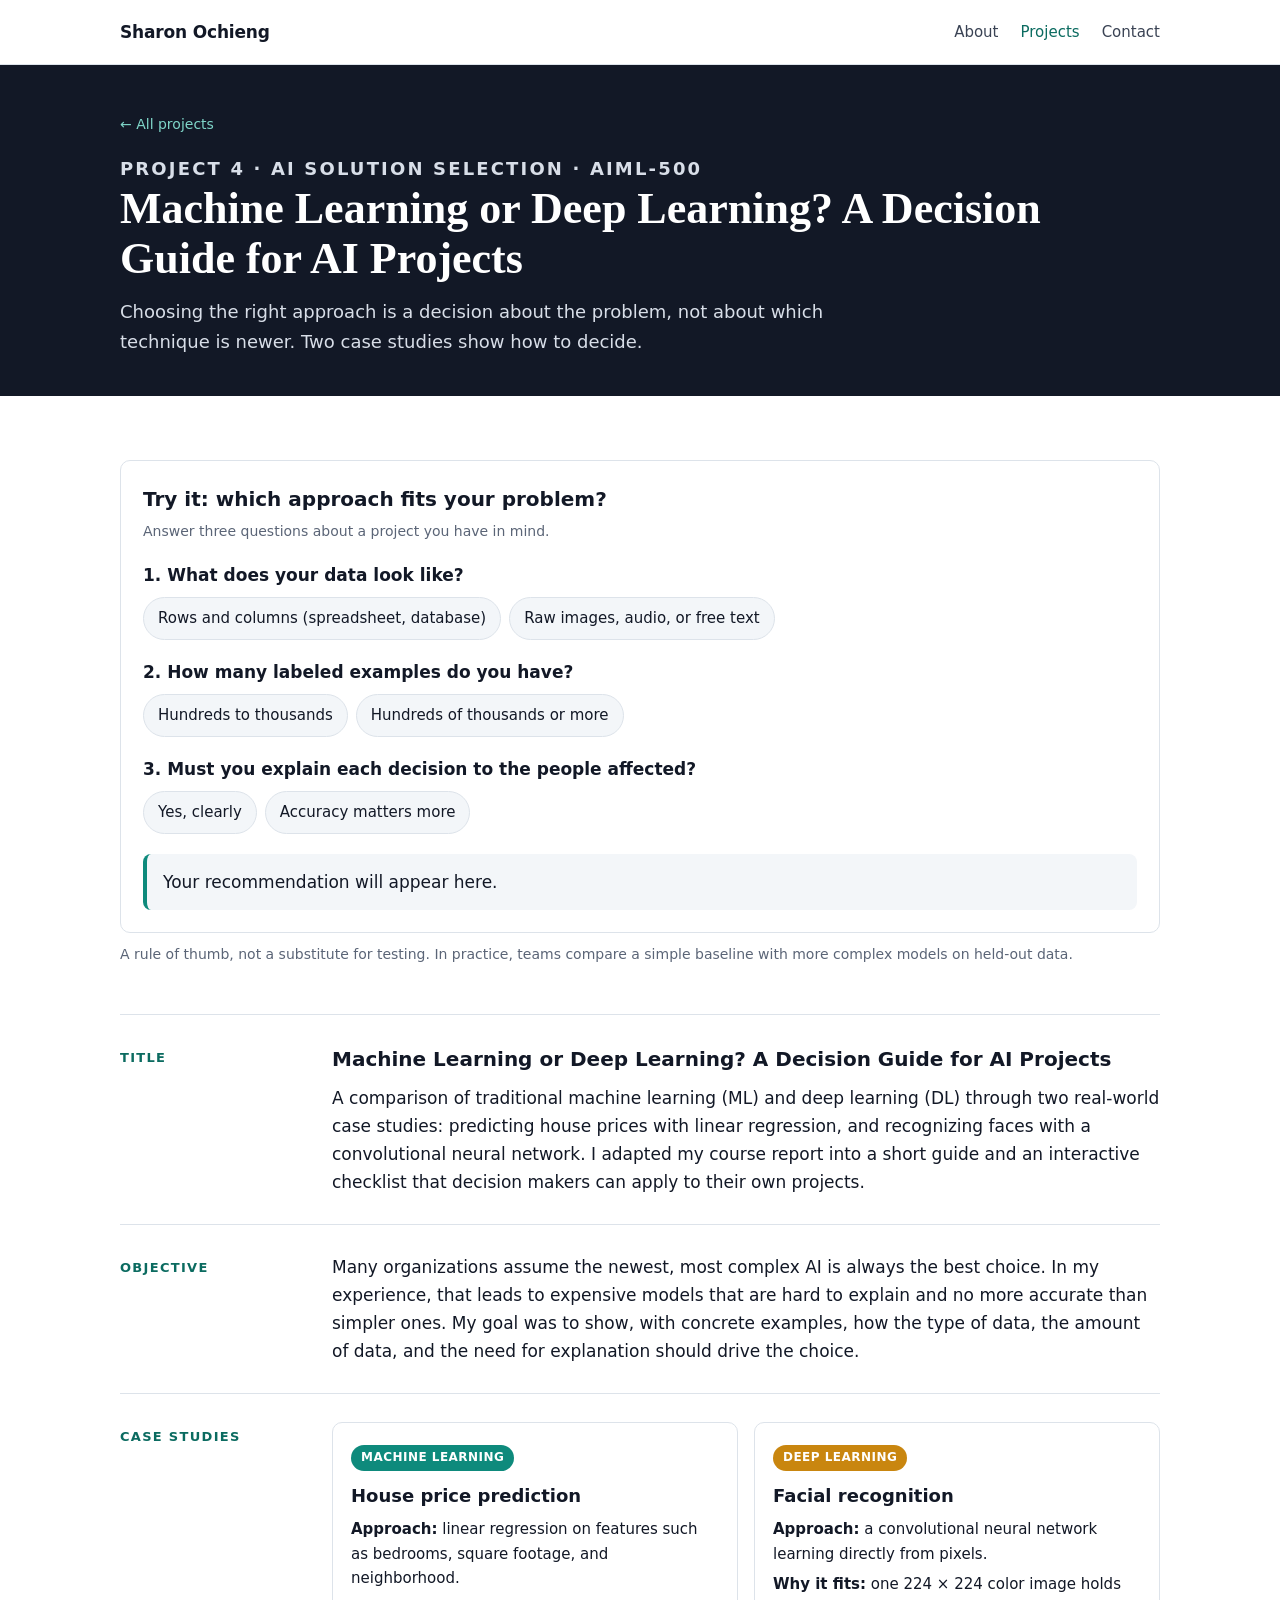
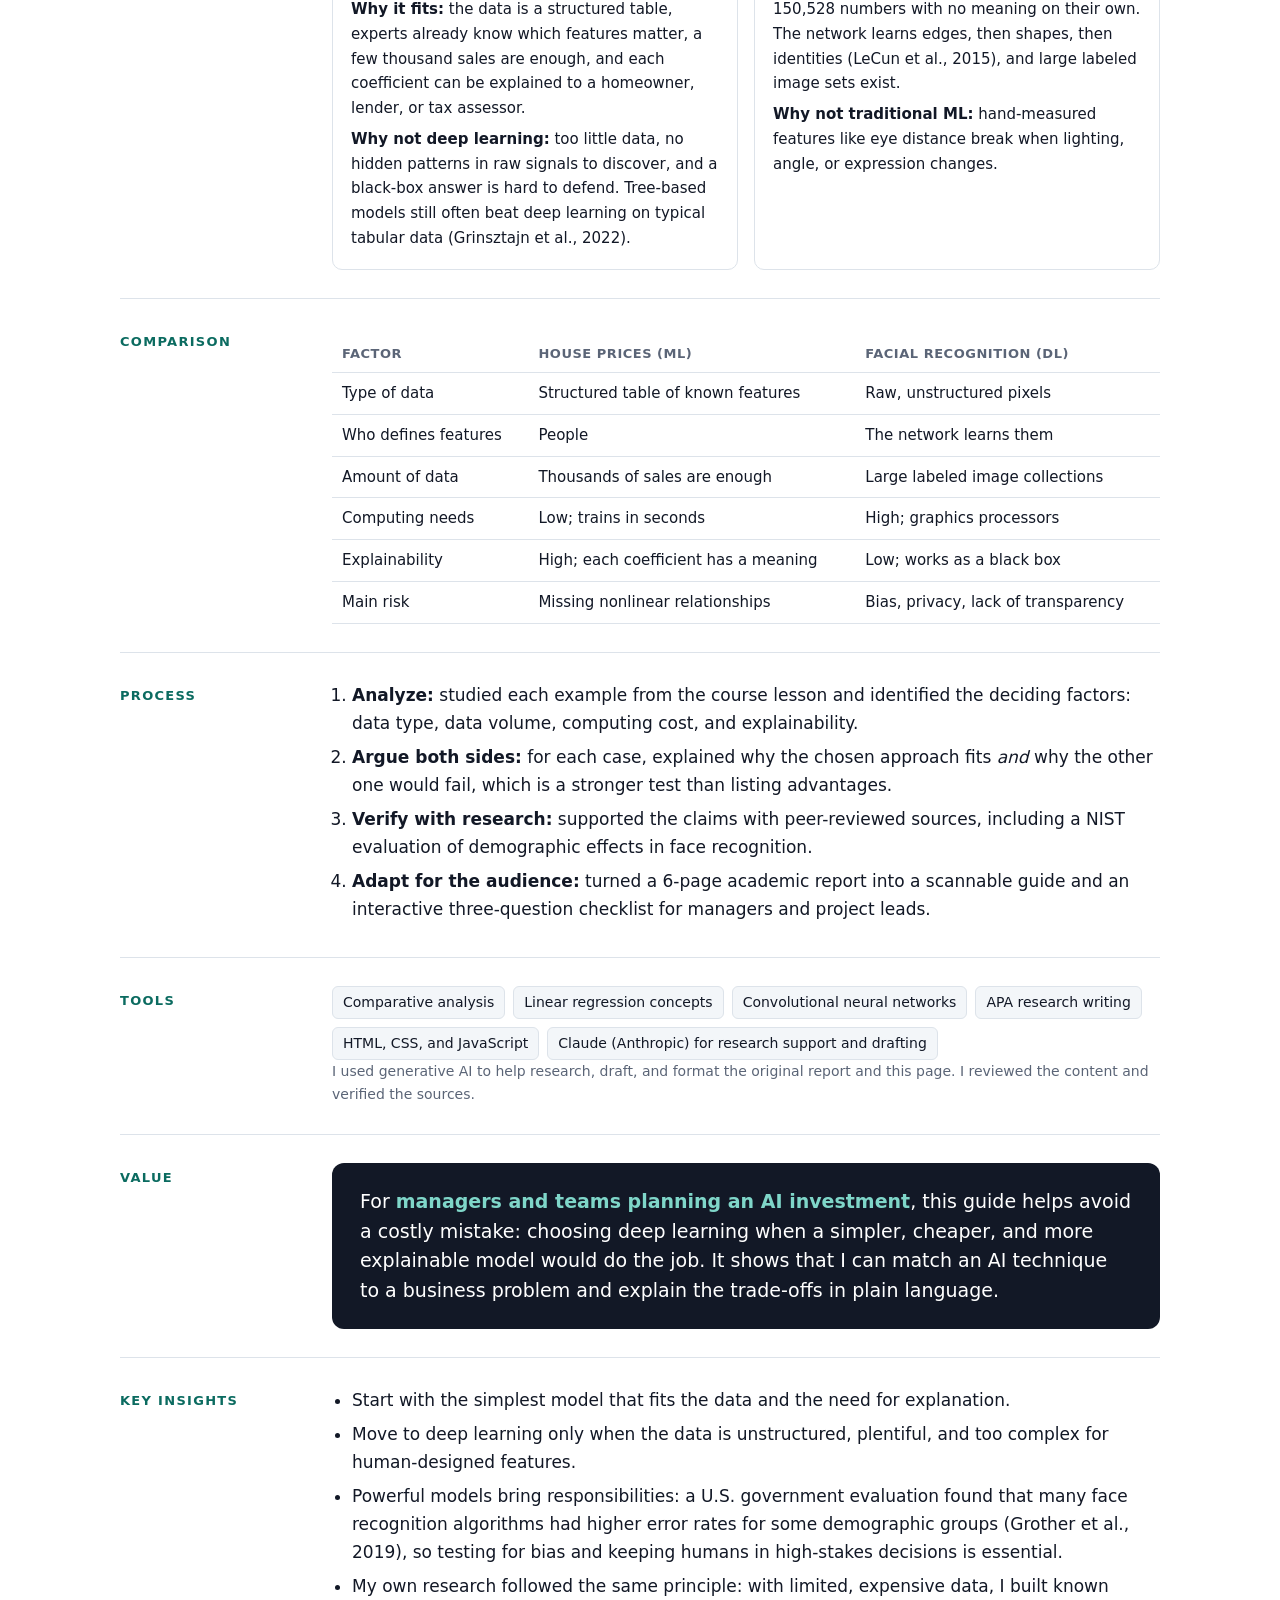
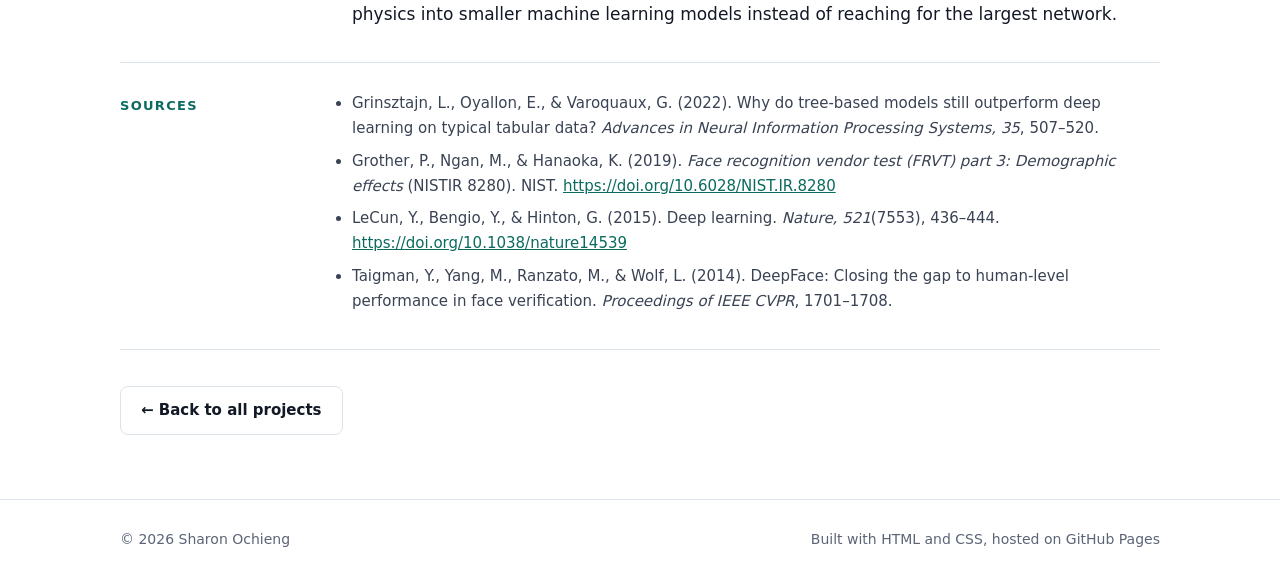
<file: ml-vs-dl.html>
<!doctype html>
<html lang="en">
<head>
  <meta charset="utf-8">
  <meta name="viewport" content="width=device-width, initial-scale=1">
  <title>ML or Deep Learning? | Sharon Ochieng</title>
  <meta name="description" content="Project 4: a decision guide for choosing between traditional machine learning and deep learning, built from two case studies: house price prediction and facial recognition.">
  <link rel="stylesheet" href="style.css">
  <style>
    .guide { background: #fff; border: 1px solid var(--line); border-radius: 10px; padding: 22px; }
    .guide h3 { margin: 0 0 4px; }
    .q { margin-top: 18px; }
    .q p { margin: 0 0 8px; font-weight: 600; }
    .opts { display: flex; flex-wrap: wrap; gap: 8px; }
    .opts button { font: inherit; font-size: 15px; padding: 8px 14px; border-radius: 999px; border: 1px solid var(--line); background: var(--mist); color: var(--ink); cursor: pointer; }
    .opts button[aria-pressed="true"] { background: var(--teal); border-color: var(--teal); color: #fff; }
    .result { margin-top: 20px; padding: 14px 16px; border-radius: 8px; background: var(--mist); border-left: 4px solid var(--teal); min-height: 24px; }
    .result.dl { border-left-color: var(--amber); }
    .cases { display: grid; grid-template-columns: repeat(auto-fit, minmax(260px, 1fr)); gap: 16px; }
    .case { background: #fff; border: 1px solid var(--line); border-radius: 10px; padding: 18px; }
    .case .pill { display: inline-block; font-size: 12px; font-weight: 700; letter-spacing: .04em; text-transform: uppercase; color: #fff; background: var(--teal); padding: 3px 10px; border-radius: 999px; }
    .case.dl .pill { background: var(--amber); }
    .case h4 { margin: 10px 0 6px; font-size: 18px; }
    .case p { margin: 6px 0; font-size: 15px; }
    .tbl { width: 100%; border-collapse: collapse; font-size: 15px; margin-top: 8px; }
    .tbl th, .tbl td { text-align: left; padding: 8px 10px; border-bottom: 1px solid var(--line); vertical-align: top; }
    .tbl th { font-size: 13px; text-transform: uppercase; letter-spacing: .04em; color: var(--muted); }
    .tbl-wrap { overflow-x: auto; }
    .muted { font-size: 14px; color: var(--muted); margin-top: 10px; }
  </style>
</head>
<body>

<header class="site-header">
  <div class="wrap">
    <a class="brand" href="index.html">Sharon Ochieng</a>
    <nav class="nav" aria-label="Main">
      <a href="index.html#about">About</a>
      <a href="index.html#artifacts" aria-current="page">Projects</a>
      <a href="index.html#contact">Contact</a>
    </nav>
  </div>
</header>

<main>
  <div class="artifact-hero">
    <div class="wrap">
      <div class="crumb"><a href="index.html#artifacts">&larr; All projects</a></div>
      <p class="eyebrow">Project 4 · AI solution selection · AIML-500</p>
      <h1>Machine Learning or Deep Learning? A Decision Guide for AI Projects</h1>
      <p>Choosing the right approach is a decision about the problem, not about which technique is newer. Two case studies show how to decide.</p>
    </div>
  </div>

  <section>
    <div class="wrap">
      <!-- VISUAL: interactive decision guide -->
      <div class="guide" id="guide">
        <h3>Try it: which approach fits your problem?</h3>
        <p class="muted" style="margin-top:0">Answer three questions about a project you have in mind.</p>
        <div class="q" data-q="data">
          <p>1. What does your data look like?</p>
          <div class="opts">
            <button type="button" data-v="ml" aria-pressed="false">Rows and columns (spreadsheet, database)</button>
            <button type="button" data-v="dl" aria-pressed="false">Raw images, audio, or free text</button>
          </div>
        </div>
        <div class="q" data-q="size">
          <p>2. How many labeled examples do you have?</p>
          <div class="opts">
            <button type="button" data-v="ml" aria-pressed="false">Hundreds to thousands</button>
            <button type="button" data-v="dl" aria-pressed="false">Hundreds of thousands or more</button>
          </div>
        </div>
        <div class="q" data-q="explain">
          <p>3. Must you explain each decision to the people affected?</p>
          <div class="opts">
            <button type="button" data-v="ml" aria-pressed="false">Yes, clearly</button>
            <button type="button" data-v="dl" aria-pressed="false">Accuracy matters more</button>
          </div>
        </div>
        <div class="result" id="result" aria-live="polite">Your recommendation will appear here.</div>
      </div>
      <p class="muted">A rule of thumb, not a substitute for testing. In practice, teams compare a simple baseline with more complex models on held-out data.</p>

      <div style="margin-top:48px">
        <!-- TITLE -->
        <div class="entry">
          <div class="label">Title</div>
          <div>
            <h3>Machine Learning or Deep Learning? A Decision Guide for AI Projects</h3>
            <p>A comparison of traditional machine learning (ML) and deep learning (DL) through two real-world case studies: predicting house prices with linear regression, and recognizing faces with a convolutional neural network. I adapted my course report into a short guide and an interactive checklist that decision makers can apply to their own projects.</p>
          </div>
        </div>

        <!-- OBJECTIVE -->
        <div class="entry">
          <div class="label">Objective</div>
          <div>
            <p>Many organizations assume the newest, most complex AI is always the best choice. In my experience, that leads to expensive models that are hard to explain and no more accurate than simpler ones. My goal was to show, with concrete examples, how the type of data, the amount of data, and the need for explanation should drive the choice.</p>
          </div>
        </div>

        <!-- CASE STUDIES -->
        <div class="entry">
          <div class="label">Case studies</div>
          <div>
            <div class="cases">
              <div class="case">
                <span class="pill">Machine learning</span>
                <h4>House price prediction</h4>
                <p><strong>Approach:</strong> linear regression on features such as bedrooms, square footage, and neighborhood.</p>
                <p><strong>Why it fits:</strong> the data is a structured table, experts already know which features matter, a few thousand sales are enough, and each coefficient can be explained to a homeowner, lender, or tax assessor.</p>
                <p><strong>Why not deep learning:</strong> too little data, no hidden patterns in raw signals to discover, and a black-box answer is hard to defend. Tree-based models still often beat deep learning on typical tabular data (Grinsztajn et al., 2022).</p>
              </div>
              <div class="case dl">
                <span class="pill">Deep learning</span>
                <h4>Facial recognition</h4>
                <p><strong>Approach:</strong> a convolutional neural network learning directly from pixels.</p>
                <p><strong>Why it fits:</strong> one 224 &times; 224 color image holds 150,528 numbers with no meaning on their own. The network learns edges, then shapes, then identities (LeCun et al., 2015), and large labeled image sets exist.</p>
                <p><strong>Why not traditional ML:</strong> hand-measured features like eye distance break when lighting, angle, or expression changes.</p>
              </div>
            </div>
          </div>
        </div>

        <!-- COMPARISON -->
        <div class="entry">
          <div class="label">Comparison</div>
          <div>
            <div class="tbl-wrap">
            <table class="tbl">
              <thead><tr><th>Factor</th><th>House prices (ML)</th><th>Facial recognition (DL)</th></tr></thead>
              <tbody>
                <tr><td>Type of data</td><td>Structured table of known features</td><td>Raw, unstructured pixels</td></tr>
                <tr><td>Who defines features</td><td>People</td><td>The network learns them</td></tr>
                <tr><td>Amount of data</td><td>Thousands of sales are enough</td><td>Large labeled image collections</td></tr>
                <tr><td>Computing needs</td><td>Low; trains in seconds</td><td>High; graphics processors</td></tr>
                <tr><td>Explainability</td><td>High; each coefficient has a meaning</td><td>Low; works as a black box</td></tr>
                <tr><td>Main risk</td><td>Missing nonlinear relationships</td><td>Bias, privacy, lack of transparency</td></tr>
              </tbody>
            </table>
            </div>
          </div>
        </div>

        <!-- PROCESS -->
        <div class="entry">
          <div class="label">Process</div>
          <div>
            <ol>
              <li><strong>Analyze:</strong> studied each example from the course lesson and identified the deciding factors: data type, data volume, computing cost, and explainability.</li>
              <li><strong>Argue both sides:</strong> for each case, explained why the chosen approach fits <em>and</em> why the other one would fail, which is a stronger test than listing advantages.</li>
              <li><strong>Verify with research:</strong> supported the claims with peer-reviewed sources, including a NIST evaluation of demographic effects in face recognition.</li>
              <li><strong>Adapt for the audience:</strong> turned a 6-page academic report into a scannable guide and an interactive three-question checklist for managers and project leads.</li>
            </ol>
          </div>
        </div>

        <!-- TOOLS -->
        <div class="entry">
          <div class="label">Tools</div>
          <div>
            <div class="tools">
              <span>Comparative analysis</span>
              <span>Linear regression concepts</span>
              <span>Convolutional neural networks</span>
              <span>APA research writing</span>
              <span>HTML, CSS, and JavaScript</span>
              <span>Claude (Anthropic) for research support and drafting</span>
            </div>
            <p class="muted">I used generative AI to help research, draft, and format the original report and this page. I reviewed the content and verified the sources.</p>
          </div>
        </div>

        <!-- VALUE -->
        <div class="entry">
          <div class="label">Value</div>
          <div>
            <div class="value-box">For <strong>managers and teams planning an AI investment</strong>, this guide helps avoid a costly mistake: choosing deep learning when a simpler, cheaper, and more explainable model would do the job. It shows that I can match an AI technique to a business problem and explain the trade-offs in plain language.</div>
          </div>
        </div>

        <!-- KEY INSIGHTS -->
        <div class="entry">
          <div class="label">Key insights</div>
          <div>
            <ul>
              <li>Start with the simplest model that fits the data and the need for explanation.</li>
              <li>Move to deep learning only when the data is unstructured, plentiful, and too complex for human-designed features.</li>
              <li>Powerful models bring responsibilities: a U.S. government evaluation found that many face recognition algorithms had higher error rates for some demographic groups (Grother et al., 2019), so testing for bias and keeping humans in high-stakes decisions is essential.</li>
              <li>My own research followed the same principle: with limited, expensive data, I built known physics into smaller machine learning models instead of reaching for the largest network.</li>
            </ul>
          </div>
        </div>

        <!-- SOURCES -->
        <div class="entry">
          <div class="label">Sources</div>
          <div>
            <ul class="sources">
              <li>Grinsztajn, L., Oyallon, E., &amp; Varoquaux, G. (2022). Why do tree-based models still outperform deep learning on typical tabular data? <em>Advances in Neural Information Processing Systems, 35</em>, 507&ndash;520.</li>
              <li>Grother, P., Ngan, M., &amp; Hanaoka, K. (2019). <em>Face recognition vendor test (FRVT) part 3: Demographic effects</em> (NISTIR 8280). NIST. <a href="https://doi.org/10.6028/NIST.IR.8280" target="_blank" rel="noopener">https://doi.org/10.6028/NIST.IR.8280</a></li>
              <li>LeCun, Y., Bengio, Y., &amp; Hinton, G. (2015). Deep learning. <em>Nature, 521</em>(7553), 436&ndash;444. <a href="https://doi.org/10.1038/nature14539" target="_blank" rel="noopener">https://doi.org/10.1038/nature14539</a></li>
              <li>Taigman, Y., Yang, M., Ranzato, M., &amp; Wolf, L. (2014). DeepFace: Closing the gap to human-level performance in face verification. <em>Proceedings of IEEE CVPR</em>, 1701&ndash;1708.</li>
            </ul>
          </div>
        </div>
      </div>

      <div class="btns" style="margin-top:36px">
        <a class="btn btn-light" href="index.html#artifacts">&larr; Back to all projects</a>
      </div>
    </div>
  </section>
</main>

<footer>
  <div class="wrap">
    <span>&copy; 2026 Sharon Ochieng</span>
    <span>Built with HTML and CSS, hosted on GitHub Pages</span>
  </div>
</footer>

<script>
  (function () {
    var answers = {};
    var result = document.getElementById('result');
    document.querySelectorAll('#guide .q').forEach(function (q) {
      q.querySelectorAll('button').forEach(function (b) {
        b.addEventListener('click', function () {
          q.querySelectorAll('button').forEach(function (x) { x.setAttribute('aria-pressed', x === b ? 'true' : 'false'); });
          answers[q.dataset.q] = b.dataset.v;
          update();
        });
      });
    });
    function update() {
      var n = Object.keys(answers).length;
      if (n < 3) { result.className = 'result'; result.textContent = 'Answer ' + (3 - n) + ' more question' + (n === 2 ? '' : 's') + ' to see a recommendation.'; return; }
      var dl = ['data', 'size', 'explain'].filter(function (k) { return answers[k] === 'dl'; }).length;
      if (answers.data === 'ml' && dl <= 1) {
        result.className = 'result';
        result.innerHTML = '<strong>Start with traditional machine learning.</strong> Structured data works well with models like linear regression or decision trees: they are cheaper, faster, and easier to explain, like the house price case.';
      } else if (answers.data === 'dl' && answers.size === 'dl') {
        result.className = 'result dl';
        result.innerHTML = '<strong>Deep learning is a strong candidate.</strong> Raw, plentiful data is where neural networks shine, like the facial recognition case.' + (answers.explain === 'ml' ? ' Because you need to explain decisions, plan for interpretability tools, bias testing, and human review.' : ' Still test for bias and keep people involved in high-stakes decisions.');
      } else if (answers.data === 'dl') {
        result.className = 'result dl';
        result.innerHTML = '<strong>Deep learning, with care.</strong> Raw images or text usually need neural networks, but with limited data, consider fine-tuning a pretrained model rather than training from scratch.';
      } else {
        result.className = 'result';
        result.innerHTML = '<strong>Start with traditional machine learning, then compare.</strong> Your data is structured, so a simpler model is the right baseline. Try a more complex model only if it clearly beats the baseline on held-out data.';
      }
    }
  })();
</script>
</body>
</html>
</file>
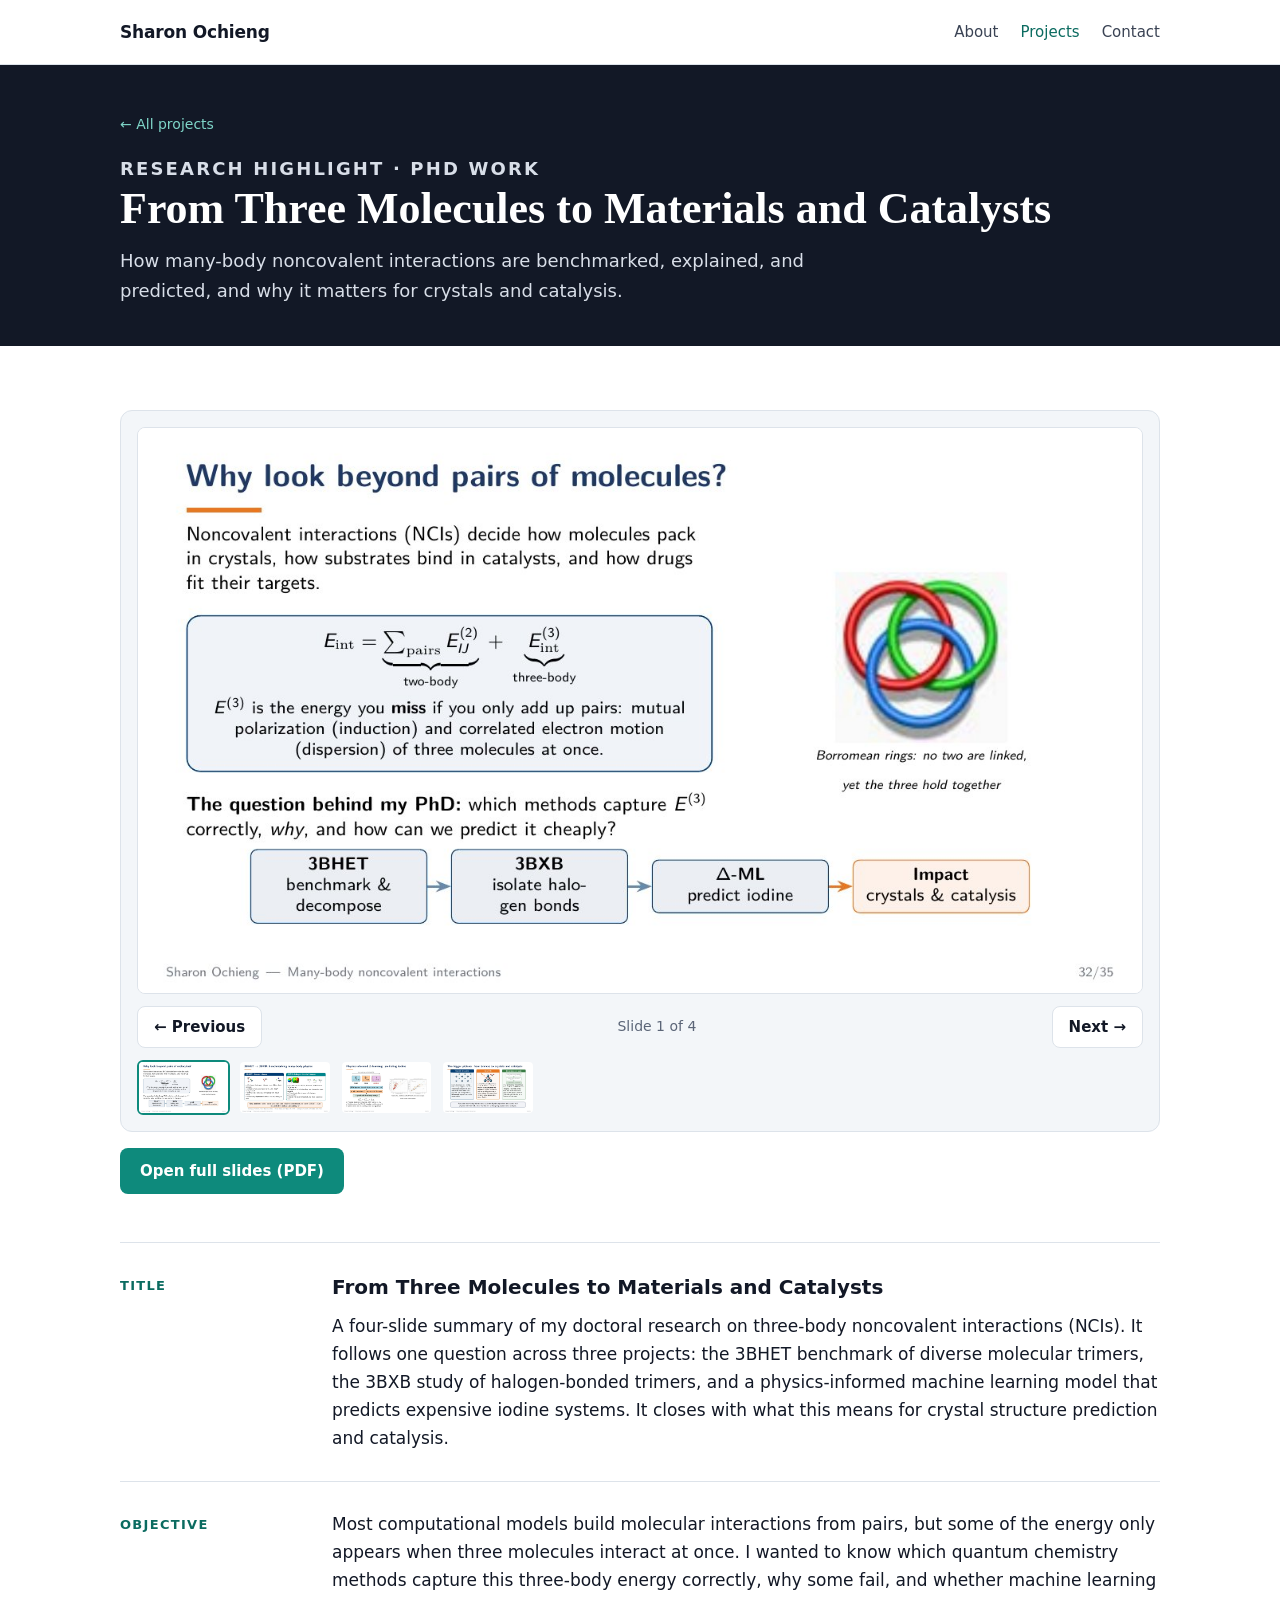
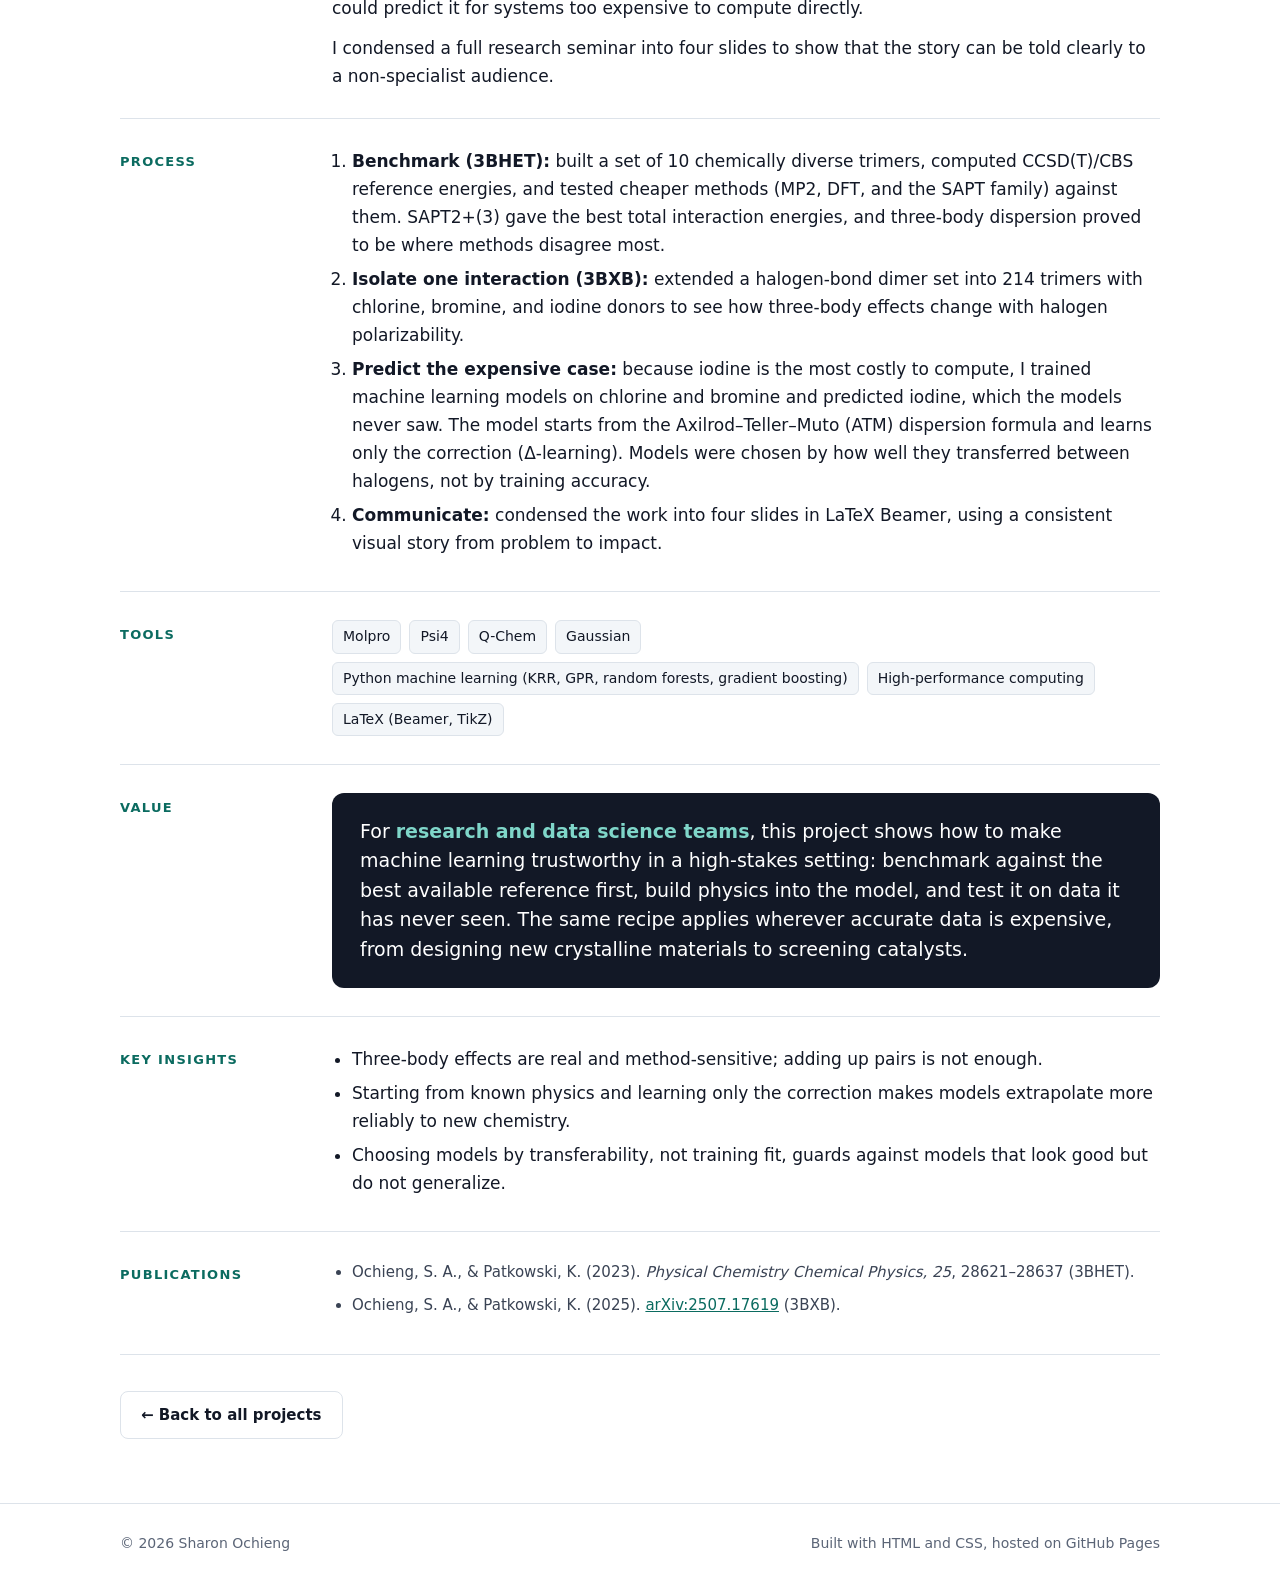
<file: nci-story.html>
<!doctype html>
<html lang="en">
<head>
  <meta charset="utf-8">
  <meta name="viewport" content="width=device-width, initial-scale=1">
  <title>Many-Body Interactions | Sharon Ochieng</title>
  <meta name="description" content="Research highlight: benchmarking three-body noncovalent interactions and predicting iodine systems with physics-informed machine learning.">
  <link rel="stylesheet" href="style.css">
</head>
<body>

<header class="site-header">
  <div class="wrap">
    <a class="brand" href="index.html">Sharon Ochieng</a>
    <nav class="nav" aria-label="Main">
      <a href="index.html#about">About</a>
      <a href="index.html#artifacts" aria-current="page">Projects</a>
      <a href="index.html#contact">Contact</a>
    </nav>
  </div>
</header>

<main>
  <div class="artifact-hero">
    <div class="wrap">
      <div class="crumb"><a href="index.html#artifacts">&larr; All projects</a></div>
      <p class="eyebrow">Research highlight · PhD work</p>
      <h1>From Three Molecules to Materials and Catalysts</h1>
      <p>How many-body noncovalent interactions are benchmarked, explained, and predicted, and why it matters for crystals and catalysis.</p>
    </div>
  </div>

  <section>
    <div class="wrap">
      <!-- VISUAL -->
      <div class="viewer" id="viewer">
        <div class="stage"><img id="slide" src="nci-slide-01.jpg" alt="Slide 1 of 4"></div>
        <div class="controls">
          <button type="button" id="prev" aria-label="Previous slide">&larr; Previous</button>
          <span class="count" id="count" aria-live="polite">Slide 1 of 4</span>
          <button type="button" id="next" aria-label="Next slide">Next &rarr;</button>
        </div>
        <div class="thumbs" id="thumbs" aria-label="All slides"></div>
      </div>
      <div class="downloads">
        <a class="btn btn-primary" href="NCI_Story.pdf" target="_blank" rel="noopener">Open full slides (PDF)</a>
      </div>

      <div style="margin-top:48px">
        <!-- TITLE -->
        <div class="entry">
          <div class="label">Title</div>
          <div>
            <h3>From Three Molecules to Materials and Catalysts</h3>
            <p>A four-slide summary of my doctoral research on three-body noncovalent interactions (NCIs). It follows one question across three projects: the 3BHET benchmark of diverse molecular trimers, the 3BXB study of halogen-bonded trimers, and a physics-informed machine learning model that predicts expensive iodine systems. It closes with what this means for crystal structure prediction and catalysis.</p>
          </div>
        </div>

        <!-- OBJECTIVE -->
        <div class="entry">
          <div class="label">Objective</div>
          <div>
            <p>Most computational models build molecular interactions from pairs, but some of the energy only appears when three molecules interact at once. I wanted to know which quantum chemistry methods capture this three-body energy correctly, why some fail, and whether machine learning could predict it for systems too expensive to compute directly.</p>
            <p>I condensed a full research seminar into four slides to show that the story can be told clearly to a non-specialist audience.</p>
          </div>
        </div>

        <!-- PROCESS -->
        <div class="entry">
          <div class="label">Process</div>
          <div>
            <ol>
              <li><strong>Benchmark (3BHET):</strong> built a set of 10 chemically diverse trimers, computed CCSD(T)/CBS reference energies, and tested cheaper methods (MP2, DFT, and the SAPT family) against them. SAPT2+(3) gave the best total interaction energies, and three-body dispersion proved to be where methods disagree most.</li>
              <li><strong>Isolate one interaction (3BXB):</strong> extended a halogen-bond dimer set into 214 trimers with chlorine, bromine, and iodine donors to see how three-body effects change with halogen polarizability.</li>
              <li><strong>Predict the expensive case:</strong> because iodine is the most costly to compute, I trained machine learning models on chlorine and bromine and predicted iodine, which the models never saw. The model starts from the Axilrod&ndash;Teller&ndash;Muto (ATM) dispersion formula and learns only the correction (&Delta;-learning). Models were chosen by how well they transferred between halogens, not by training accuracy.</li>
              <li><strong>Communicate:</strong> condensed the work into four slides in LaTeX Beamer, using a consistent visual story from problem to impact.</li>
            </ol>
          </div>
        </div>

        <!-- TOOLS -->
        <div class="entry">
          <div class="label">Tools</div>
          <div>
            <div class="tools">
              <span>Molpro</span>
              <span>Psi4</span>
              <span>Q-Chem</span>
              <span>Gaussian</span>
              <span>Python machine learning (KRR, GPR, random forests, gradient boosting)</span>
              <span>High-performance computing</span>
              <span>LaTeX (Beamer, TikZ)</span>
            </div>
          </div>
        </div>

        <!-- VALUE -->
        <div class="entry">
          <div class="label">Value</div>
          <div>
            <div class="value-box">For <strong>research and data science teams</strong>, this project shows how to make machine learning trustworthy in a high-stakes setting: benchmark against the best available reference first, build physics into the model, and test it on data it has never seen. The same recipe applies wherever accurate data is expensive, from designing new crystalline materials to screening catalysts.</div>
          </div>
        </div>

        <!-- KEY INSIGHTS -->
        <div class="entry">
          <div class="label">Key insights</div>
          <div>
            <ul>
              <li>Three-body effects are real and method-sensitive; adding up pairs is not enough.</li>
              <li>Starting from known physics and learning only the correction makes models extrapolate more reliably to new chemistry.</li>
              <li>Choosing models by transferability, not training fit, guards against models that look good but do not generalize.</li>
            </ul>
          </div>
        </div>

        <!-- SOURCES -->
        <div class="entry">
          <div class="label">Publications</div>
          <div>
            <ul class="sources">
              <li>Ochieng, S. A., &amp; Patkowski, K. (2023). <em>Physical Chemistry Chemical Physics, 25</em>, 28621&ndash;28637 (3BHET).</li>
              <li>Ochieng, S. A., &amp; Patkowski, K. (2025). <a href="https://arxiv.org/abs/2507.17619" target="_blank" rel="noopener">arXiv:2507.17619</a> (3BXB).</li>
            </ul>
          </div>
        </div>
      </div>

      <div class="btns" style="margin-top:36px">
        <a class="btn btn-light" href="index.html#artifacts">&larr; Back to all projects</a>
      </div>
    </div>
  </section>
</main>

<footer>
  <div class="wrap">
    <span>&copy; 2026 Sharon Ochieng</span>
    <span>Built with HTML and CSS, hosted on GitHub Pages</span>
  </div>
</footer>

<script>
  (function () {
    var total = 4, i = 0;
    var img = document.getElementById('slide'), count = document.getElementById('count'), thumbs = document.getElementById('thumbs');
    var src = function (n) { return 'nci-slide-' + String(n + 1).padStart(2, '0') + '.jpg'; };
    for (var n = 0; n < total; n++) {
      var b = document.createElement('button');
      b.type = 'button'; b.setAttribute('aria-label', 'Go to slide ' + (n + 1));
      b.innerHTML = '<img src="' + src(n) + '" alt="" loading="lazy">';
      b.addEventListener('click', (function (k) { return function () { show(k); }; })(n));
      thumbs.appendChild(b);
    }
    function show(n) {
      i = (n + total) % total;
      img.src = src(i); img.alt = 'Slide ' + (i + 1) + ' of ' + total;
      count.textContent = 'Slide ' + (i + 1) + ' of ' + total;
      Array.prototype.forEach.call(thumbs.children, function (t, k) { t.setAttribute('aria-current', k === i ? 'true' : 'false'); });
    }
    document.getElementById('prev').addEventListener('click', function () { show(i - 1); });
    document.getElementById('next').addEventListener('click', function () { show(i + 1); });
    document.addEventListener('keydown', function (e) {
      if (e.key === 'ArrowLeft') show(i - 1);
      if (e.key === 'ArrowRight') show(i + 1);
    });
    show(0);
  })();
</script>
</body>
</html>
</file>
<file: style.css>
:root {
  --ink: #121826;
  --ink-soft: #3a4354;
  --muted: #5b6577;
  --line: #dde3ea;
  --paper: #ffffff;
  --mist: #f3f6f9;
  --teal: #0e8a7c;
  --teal-dark: #0b6b60;
  --amber: #c9860f;
  --max: 1080px;
}
* { box-sizing: border-box; }
html { scroll-behavior: smooth; }
body {
  margin: 0; background: var(--paper); color: var(--ink);
  font-family: "Inter", system-ui, -apple-system, "Segoe UI", Roboto, Arial, sans-serif;
  font-size: 17px; line-height: 1.65;
}
img { max-width: 100%; display: block; }
a { color: var(--teal-dark); }
a:hover { color: var(--teal); }
.wrap { max-width: var(--max); margin: 0 auto; padding: 0 20px; }

/* ---- header ---- */
.site-header { border-bottom: 1px solid var(--line); background: var(--paper); position: sticky; top: 0; z-index: 10; }
.site-header .wrap { display: flex; align-items: center; justify-content: space-between; gap: 16px; min-height: 64px; flex-wrap: wrap; }
.brand { font-weight: 700; text-decoration: none; color: var(--ink); letter-spacing: -0.01em; }
.nav { display: flex; gap: 22px; flex-wrap: wrap; }
.nav a { text-decoration: none; color: var(--ink-soft); font-size: 15px; font-weight: 500; }
.nav a:hover, .nav a[aria-current="page"] { color: var(--teal-dark); }

/* ---- hero ---- */
.hero { background: var(--ink); color: #fff; padding: 72px 0 64px; }
.eyebrow { text-transform: uppercase; letter-spacing: 0.12em; font-size: 13px; font-weight: 700; color: #7fd6c9; margin: 0 0 12px; }
.hero h1 { font-family: Georgia, "Times New Roman", serif; font-size: clamp(34px, 5vw, 52px); line-height: 1.15; margin: 0 0 18px; letter-spacing: -0.01em; }
.hero .vp { font-size: clamp(18px, 2.2vw, 22px); color: #d8dee8; max-width: 760px; margin: 0 0 28px; }
.btns { display: flex; gap: 12px; flex-wrap: wrap; }
.btn { display: inline-block; padding: 11px 20px; border-radius: 8px; font-weight: 600; font-size: 15px; text-decoration: none; }
.btn-primary { background: var(--teal); color: #fff; }
.btn-primary:hover { background: var(--teal-dark); color: #fff; }
.btn-ghost { border: 1px solid #5b6577; color: #fff; }
.btn-ghost:hover { border-color: #fff; color: #fff; }
.btn-light { border: 1px solid var(--line); color: var(--ink); background: #fff; }
.btn-light:hover { border-color: var(--teal); color: var(--teal-dark); }

/* ---- sections ---- */
section { padding: 64px 0; }
section.alt { background: var(--mist); }
h2 { font-family: Georgia, "Times New Roman", serif; font-size: 32px; line-height: 1.2; margin: 0 0 20px; letter-spacing: -0.01em; }
h3 { font-size: 20px; margin: 0 0 8px; }
.lead { font-size: 19px; color: var(--ink-soft); max-width: 760px; }
.two-col { display: grid; grid-template-columns: 1.4fr 1fr; gap: 48px; align-items: start; }
.facts { list-style: none; padding: 0; margin: 0; border-top: 1px solid var(--line); }
.facts li { padding: 12px 0; border-bottom: 1px solid var(--line); display: flex; gap: 12px; }
.facts b { min-width: 110px; color: var(--muted); font-weight: 600; font-size: 14px; text-transform: uppercase; letter-spacing: 0.05em; padding-top: 2px; }
.skills { display: flex; flex-wrap: wrap; gap: 8px; margin-top: 16px; }
.skills span { background: #fff; border: 1px solid var(--line); border-radius: 999px; padding: 4px 12px; font-size: 14px; color: var(--ink-soft); }

/* ---- artifact cards ---- */
.grid { display: grid; grid-template-columns: repeat(auto-fill, minmax(300px, 1fr)); gap: 24px; }
.card { background: #fff; border: 1px solid var(--line); border-radius: 12px; overflow: hidden; display: flex; flex-direction: column; transition: box-shadow .2s, transform .2s; }
.card:hover { box-shadow: 0 10px 30px rgba(18,24,38,.10); transform: translateY(-2px); }
.card img { aspect-ratio: 16/9; object-fit: cover; border-bottom: 1px solid var(--line); }
.card .body { padding: 20px; display: flex; flex-direction: column; gap: 8px; flex: 1; }
.tag { font-size: 12px; font-weight: 700; text-transform: uppercase; letter-spacing: 0.08em; color: var(--teal-dark); }
.card p { margin: 0; color: var(--ink-soft); font-size: 15px; }
.card .more { margin-top: auto; padding-top: 8px; font-weight: 600; font-size: 15px; text-decoration: none; }
.card.soon { border-style: dashed; background: transparent; justify-content: center; align-items: center; text-align: center; min-height: 220px; color: var(--muted); padding: 24px; }

/* ---- artifact page ---- */
.artifact-hero { background: var(--ink); color: #fff; padding: 48px 0 40px; }
.artifact-hero h1 { font-family: Georgia, "Times New Roman", serif; font-size: clamp(30px, 4.5vw, 44px); line-height: 1.15; margin: 0 0 12px; }
.artifact-hero p { color: #d8dee8; margin: 0; max-width: 760px; font-size: 18px; }
.crumb { font-size: 14px; margin-bottom: 18px; }
.crumb a { color: #7fd6c9; text-decoration: none; }
.viewer { background: var(--mist); border: 1px solid var(--line); border-radius: 12px; padding: 16px; }
.viewer .stage { position: relative; background: #fff; border-radius: 8px; overflow: hidden; border: 1px solid var(--line); }
.viewer .stage img { width: 100%; aspect-ratio: 16/9; object-fit: contain; }
.viewer .controls { display: flex; align-items: center; justify-content: space-between; gap: 12px; margin-top: 12px; flex-wrap: wrap; }
.viewer button { font: inherit; font-size: 15px; font-weight: 600; padding: 8px 16px; border-radius: 8px; border: 1px solid var(--line); background: #fff; color: var(--ink); cursor: pointer; }
.viewer button:hover { border-color: var(--teal); color: var(--teal-dark); }
.viewer .count { font-size: 14px; color: var(--muted); }
.thumbs { display: grid; grid-template-columns: repeat(auto-fill, minmax(92px, 1fr)); gap: 8px; margin-top: 12px; }
.thumbs button { padding: 0; border: 2px solid transparent; border-radius: 6px; overflow: hidden; background: none; }
.thumbs button[aria-current="true"] { border-color: var(--teal); }
.downloads { display: flex; gap: 12px; flex-wrap: wrap; margin-top: 16px; }

.entry { display: grid; grid-template-columns: 180px 1fr; gap: 0 32px; border-top: 1px solid var(--line); padding: 28px 0; }
.entry:last-of-type { border-bottom: 1px solid var(--line); }
.entry .label { font-size: 13px; font-weight: 700; text-transform: uppercase; letter-spacing: 0.1em; color: var(--teal-dark); padding-top: 4px; }
.entry p { margin: 0 0 12px; }
.entry p:last-child { margin-bottom: 0; }
.entry ol, .entry ul { margin: 0; padding-left: 20px; }
.entry li { margin-bottom: 6px; }
.value-box { background: var(--ink); color: #fff; border-radius: 12px; padding: 24px 28px; font-size: 19px; line-height: 1.55; }
.value-box strong { color: #7fd6c9; }
.tools { display: flex; flex-wrap: wrap; gap: 8px; }
.tools span { background: var(--mist); border: 1px solid var(--line); border-radius: 6px; padding: 4px 10px; font-size: 14px; }
.sources { font-size: 15px; color: var(--ink-soft); }
.sources li { margin-bottom: 8px; }

/* placeholder text the owner must replace before publishing */
.fill { background: #fff3c4; color: #5a4300; padding: 0 4px; border-radius: 3px; }
.hero .fill, .artifact-hero .fill { background: #fff3c4; color: #5a4300; }

footer { border-top: 1px solid var(--line); padding: 28px 0; font-size: 14px; color: var(--muted); }
footer .wrap { display: flex; justify-content: space-between; gap: 16px; flex-wrap: wrap; }

@media (max-width: 760px) {
  body { font-size: 16px; }
  .wrap { padding: 0 16px; }
  .hero { padding: 48px 0 44px; }
  section { padding: 44px 0; }
  .two-col { grid-template-columns: 1fr; gap: 28px; }
  .entry { grid-template-columns: 1fr; gap: 8px; padding: 22px 0; }
  .nav { gap: 14px; }
  h2 { font-size: 26px; }
}
</file>
